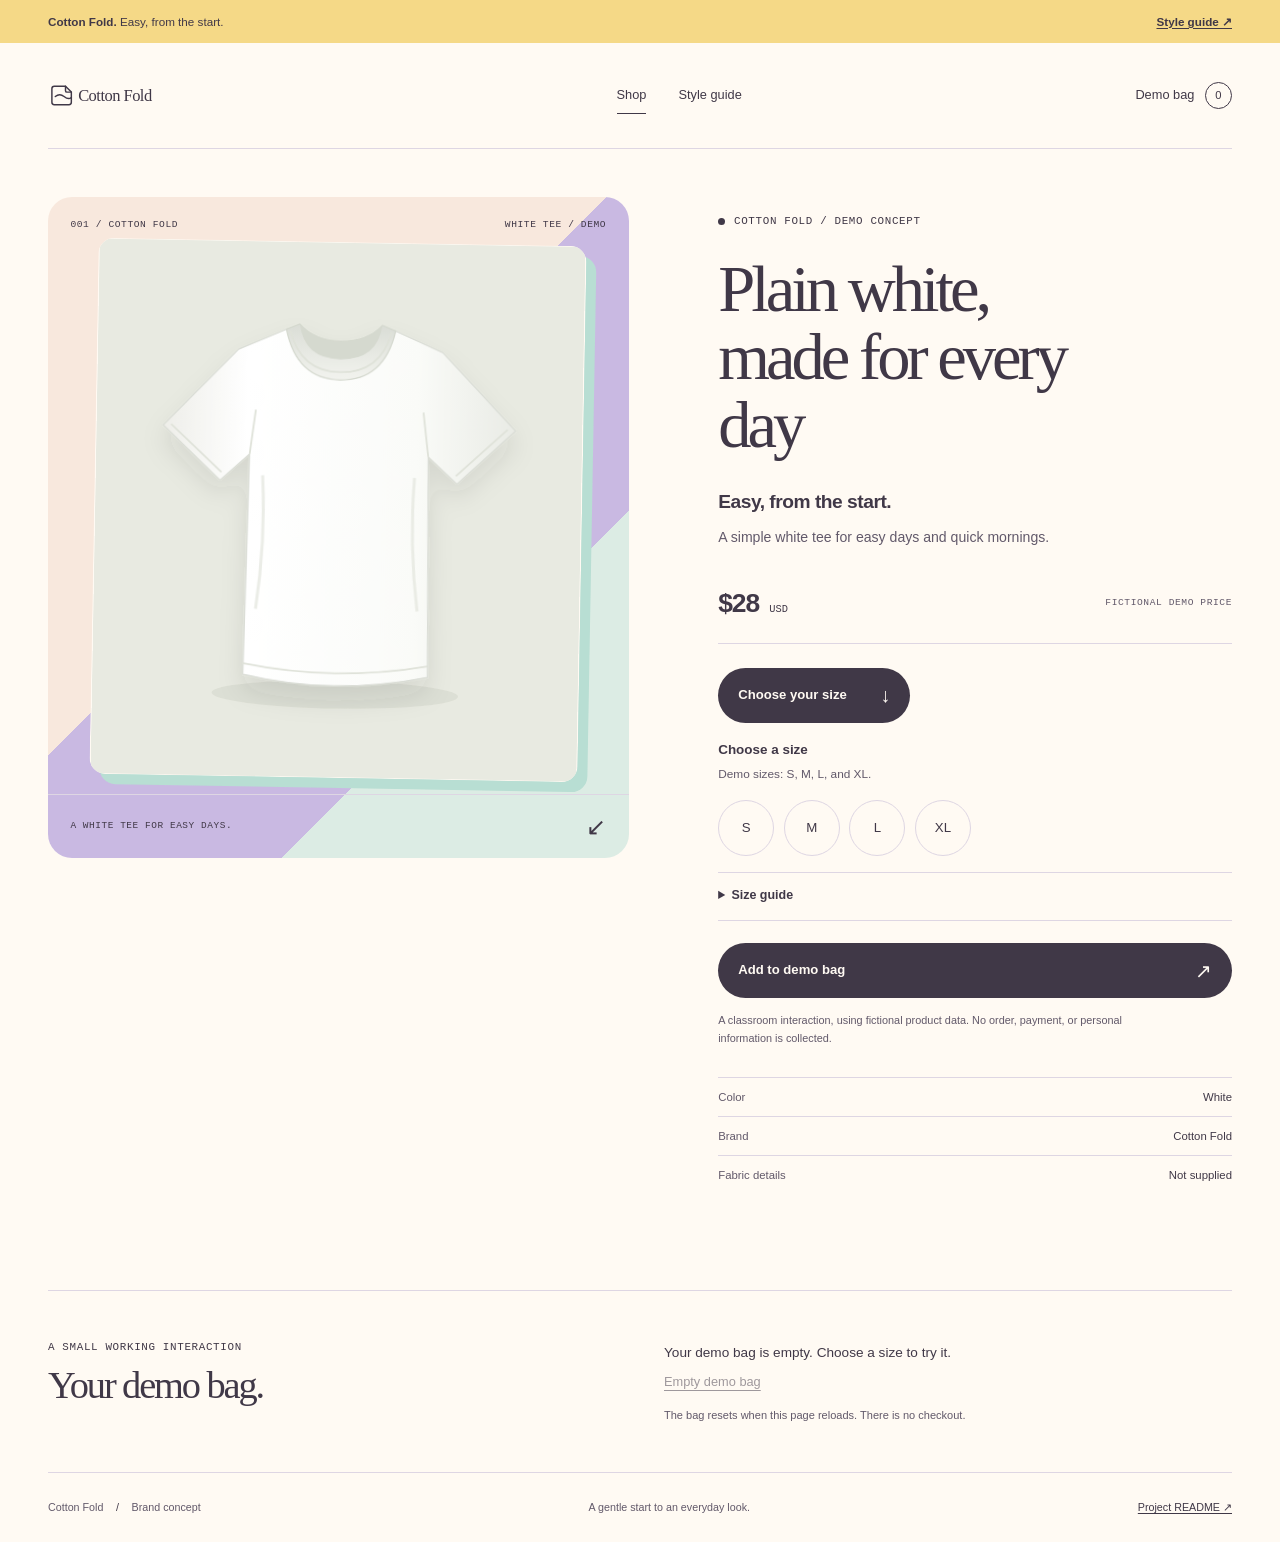
<file: public/index.html>
<!doctype html>
<html lang="en">
  <head>
    <meta charset="utf-8" />
    <meta name="viewport" content="width=device-width, initial-scale=1" />
    <meta
      name="description"
      content="Cotton Fold is an everyday white T-shirt brand concept, with a gentle and youthful point of view."
    />
    <title>Cotton Fold - Easy, from the start</title>
    <link rel="icon" href="data:," />
    <link rel="stylesheet" href="styles.css" />
    <script src="shop.js" defer></script>
  </head>
  <body>
    <a class="skip-link" href="#main">Skip to content</a>
    <aside class="starter-notice" aria-label="Brand note">
      <span><strong>Cotton Fold.</strong> Easy, from the start.</span>
      <a href="styleguide.html"
        >Style guide <span aria-hidden="true">↗</span></a
      >
    </aside>
    <header class="site-header wrap">
      <a
        class="brand-link"
        href="index.html"
        aria-label="Cotton Fold storefront home"
        ><img
          class="wordmark"
          src="assets/cotton-fold-logo.svg"
          alt="Cotton Fold"
          width="175"
          height="26"
      /></a>
      <nav class="main-nav" aria-label="Main navigation">
        <a class="nav-link" href="index.html" aria-current="page">Shop</a>
        <a class="nav-link" href="styleguide.html">Style guide</a>
      </nav>
      <a class="bag-link" href="#demo-bag" aria-label="View demo bag"
        >Demo bag <span id="bag-count" class="bag-count">0</span></a
      >
    </header>

    <main id="main">
      <section class="product-section wrap" aria-labelledby="product-title">
        <div class="product-visual">
          <div class="visual-label">
            <span>001 / Cotton Fold</span><span>White tee / demo</span>
          </div>
          <img
            class="shirt-image"
            src="assets/white-shirt.svg"
            alt="Plain white, unbranded short-sleeved T-shirt"
            width="800"
            height="880"
            fetchpriority="high"
          />
          <div class="image-caption">
            <span>A white tee for easy days.</span
            ><span aria-hidden="true">↙</span>
          </div>
        </div>
        <div class="product-information">
          <p class="eyebrow">
            <span class="status-dot" aria-hidden="true"></span> Cotton Fold /
            demo concept
          </p>
          <h1 id="product-title">Plain white,<br />made for every day</h1>
          <p class="product-intro">Easy, from the start.</p>
          <p class="muted product-description">
            A simple white tee for easy days and quick mornings.
          </p>
          <div class="price-row">
            <p class="price">$28 <span>USD</span></p>
            <span class="micro-label">Fictional demo price</span>
          </div>
          <a
            class="button button-secondary choose-size-button"
            href="#product-form"
          >
            Choose your size <span aria-hidden="true">&#8595;</span>
          </a>
          <form id="product-form" class="product-form" novalidate>
            <fieldset aria-describedby="size-help size-error">
              <legend>Choose a size</legend>
              <p id="size-help" class="field-help">
                Demo sizes: S, M, L, and XL.
              </p>
              <div class="size-options">
                <label class="size-option"
                  ><input type="radio" name="size" value="S" /><span
                    >S</span
                  ></label
                >
                <label class="size-option"
                  ><input type="radio" name="size" value="M" /><span
                    >M</span
                  ></label
                >
                <label class="size-option"
                  ><input type="radio" name="size" value="L" /><span
                    >L</span
                  ></label
                >
                <label class="size-option"
                  ><input type="radio" name="size" value="XL" /><span
                    >XL</span
                  ></label
                >
              </div>
              <p id="size-error" class="field-error" role="alert" hidden>
                Choose a size before adding the shirt to your demo bag.
              </p>
            </fieldset>
            <details class="size-guide">
              <summary>Size guide</summary>
              <div class="size-guide-content">
                <p>
                  Compare a T-shirt you already like with the garment
                  measurements when those are available.
                </p>
                <ol>
                  <li>Lay a similar T-shirt flat on a level surface.</li>
                  <li>
                    Measure across the chest from underarm seam to underarm
                    seam, then from the top of the shoulder to the bottom hem.
                  </li>
                  <li>
                    Compare those measurements with the product size chart.
                  </li>
                </ol>
                <p class="size-guide-note">
                  This demo has no garment measurements, so its S, M, L, and XL
                  choices cannot confirm fit or recommend a size.
                </p>
              </div>
            </details>
            <button class="button button-primary add-button" type="submit">
              Add to demo bag <span aria-hidden="true">↗</span>
            </button>
          </form>
          <p class="demo-disclaimer">
            A classroom interaction, using fictional product data. No order,
            payment, or personal information is collected.
          </p>
          <dl class="product-facts">
            <div>
              <dt>Color</dt>
              <dd>White</dd>
            </div>
            <div>
              <dt>Brand</dt>
              <dd>Cotton Fold</dd>
            </div>
            <div>
              <dt>Fabric details</dt>
              <dd>Not supplied</dd>
            </div>
          </dl>
        </div>
      </section>

      <section
        id="demo-bag"
        class="bag-section wrap"
        aria-labelledby="bag-title"
      >
        <div>
          <p class="eyebrow">A small working interaction</p>
          <h2 id="bag-title">Your demo bag.</h2>
        </div>
        <div class="bag-details">
          <p
            id="bag-status"
            class="bag-message"
            role="status"
            aria-live="polite"
            aria-atomic="true"
          >
            Your demo bag is empty. Choose a size to try it.
          </p>
          <ul id="bag-items" class="bag-items"></ul>
          <button id="clear-bag" class="text-button" type="button" disabled>
            Empty demo bag
          </button>
          <p class="field-help">
            The bag resets when this page reloads. There is no checkout.
          </p>
        </div>
      </section>
    </main>

    <footer class="site-footer wrap">
      <p>Cotton Fold <span class="footer-separator"> / </span> Brand concept</p>
      <p class="footer-tagline">A gentle start to an everyday look.</p>
      <a href="https://github.com/kaw393939/is117-brand-studio#readme"
        >Project README <span aria-hidden="true">↗</span></a
      >
    </footer>
  </body>
</html>
</file>
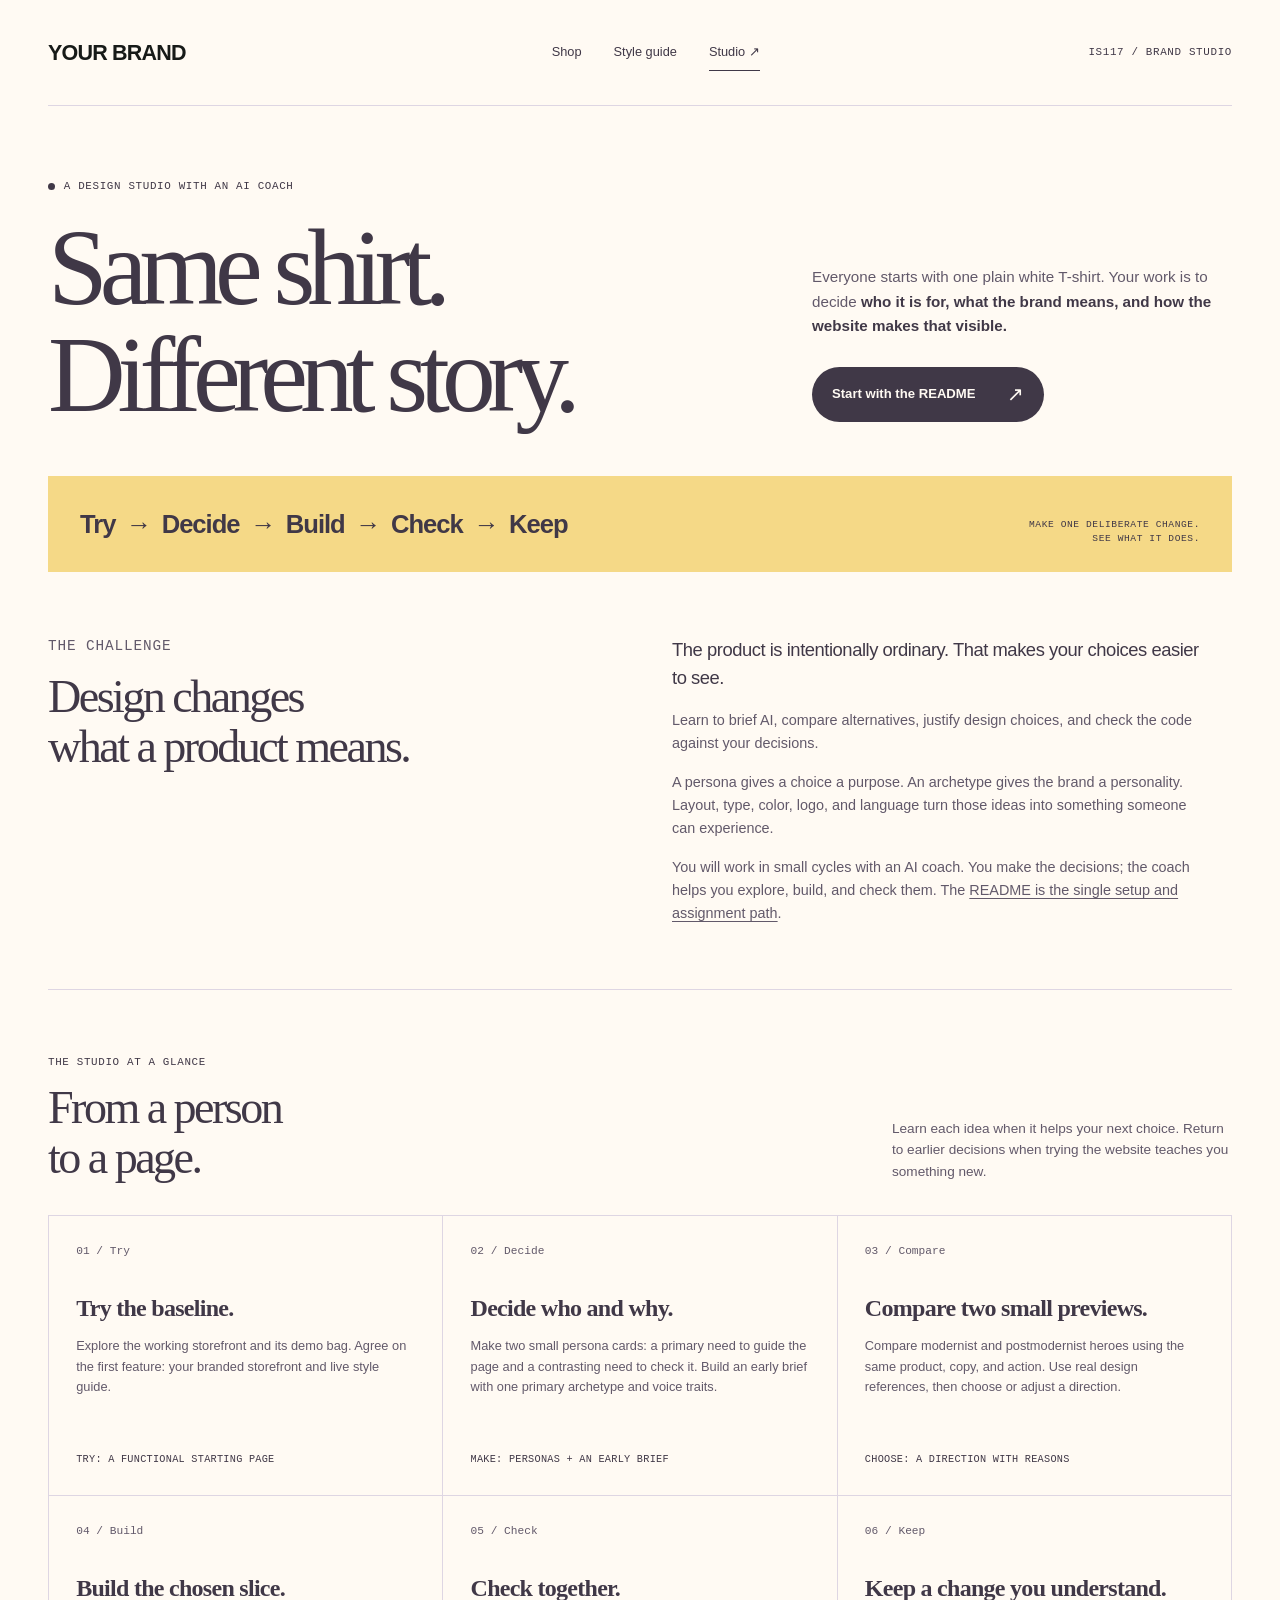
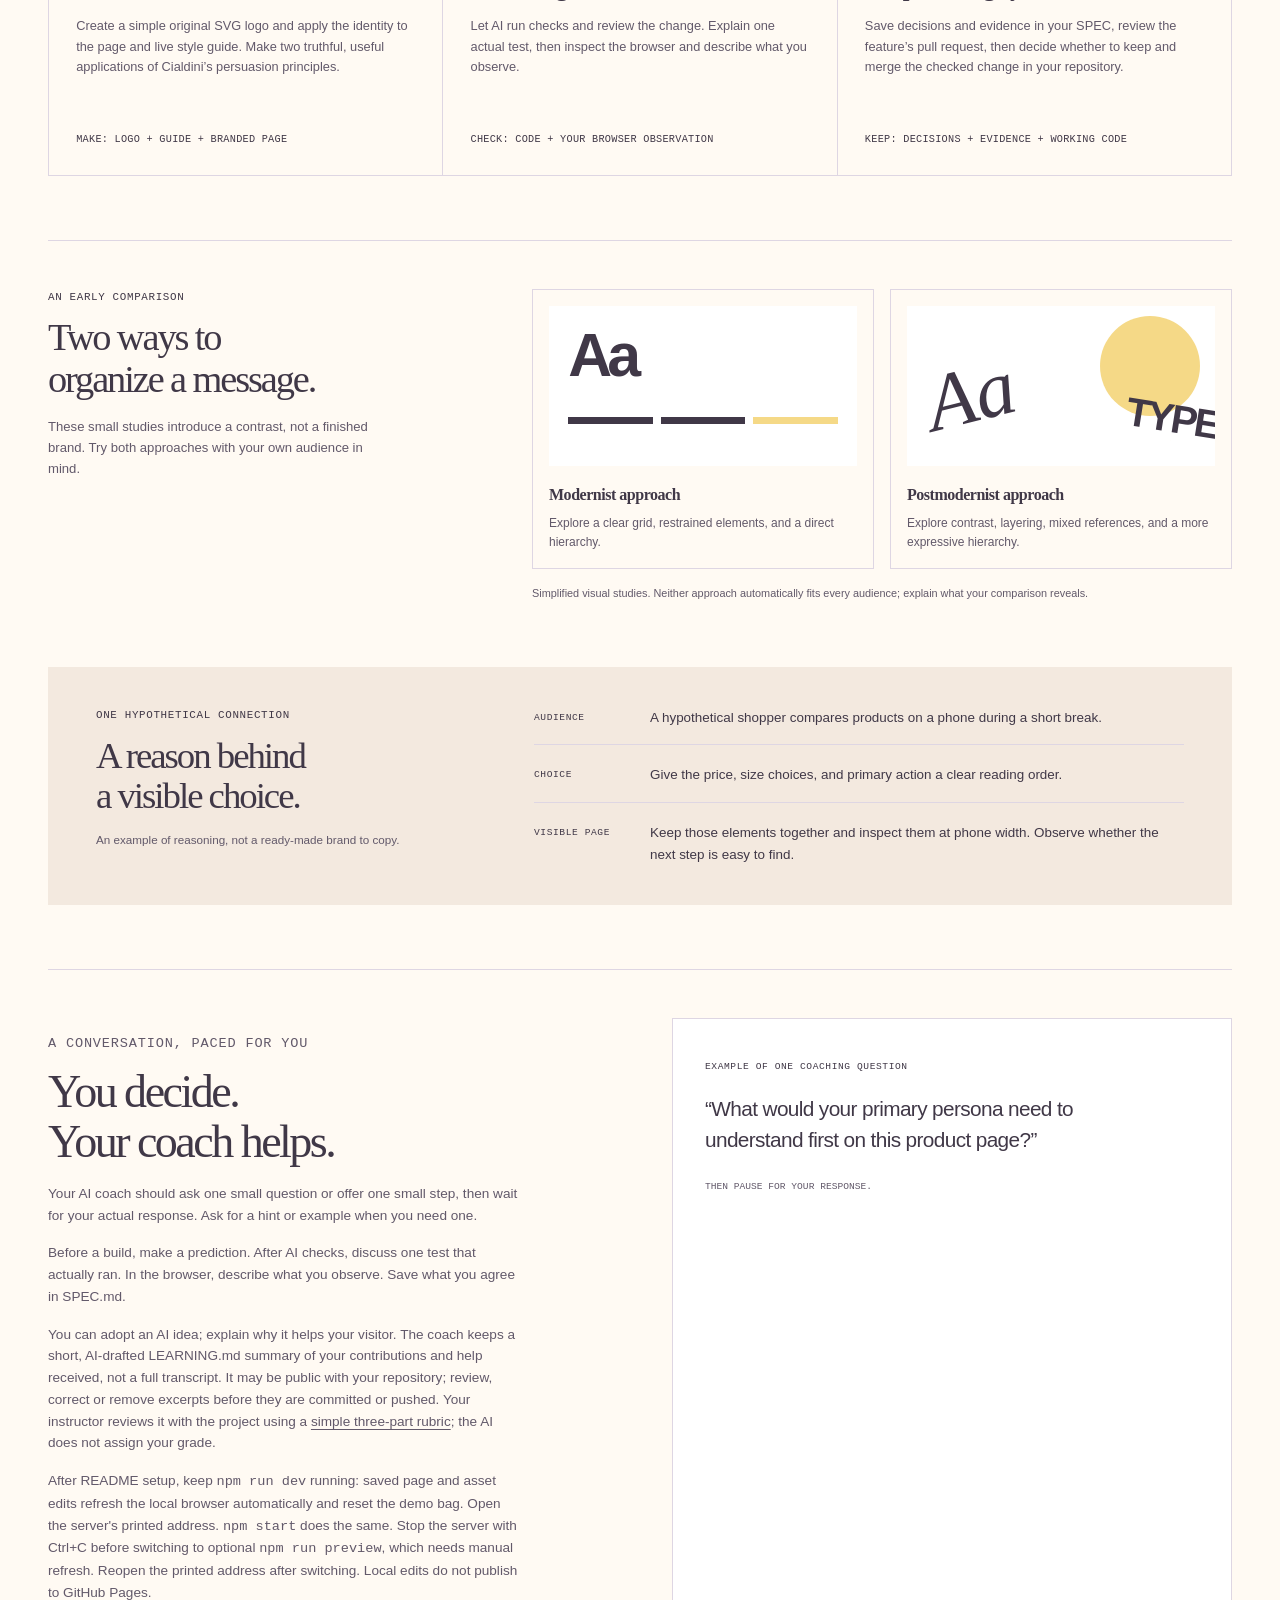
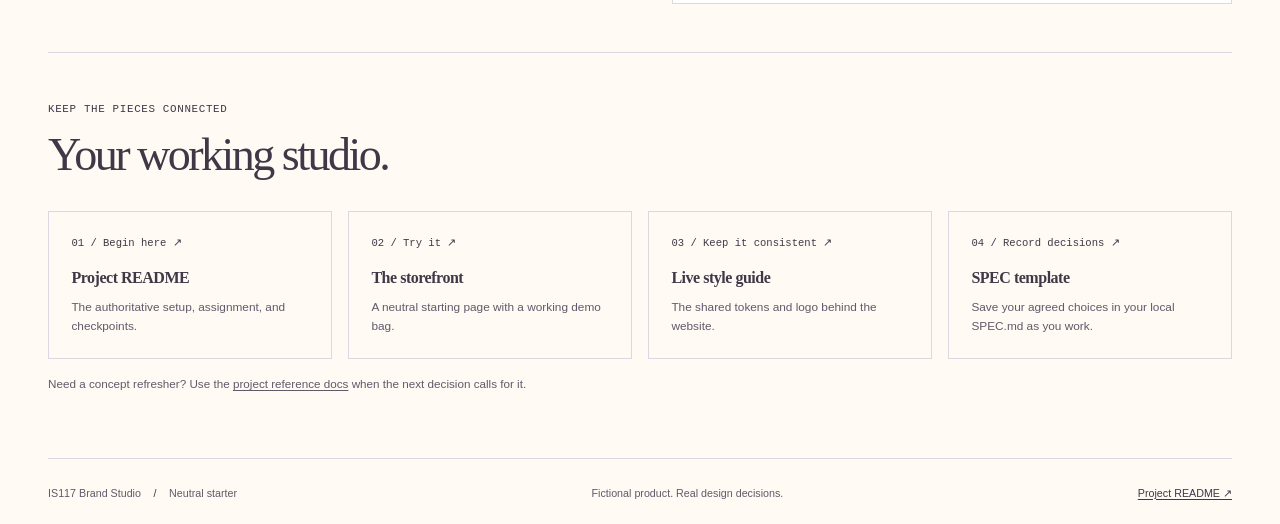
<file: public/studio.html>
<!doctype html>
<html lang="en">
  <head>
    <meta charset="utf-8" />
    <meta name="viewport" content="width=device-width, initial-scale=1" />
    <meta
      name="description"
      content="IS117 Brand Studio: turn one plain white T-shirt into a deliberate brand and website, with an AI coach and decisions you can explain."
    />
    <title>Same shirt. Different story. — IS117 Brand Studio</title>
    <link rel="icon" href="data:," />
    <link rel="stylesheet" href="styles.css" />
    <link rel="stylesheet" href="studio.css" />
  </head>
  <body>
    <a class="skip-link" href="#main">Skip to content</a>
    <header class="site-header wrap">
      <a
        class="brand-link"
        href="index.html"
        aria-label="Your Brand storefront home"
        ><img
          class="wordmark"
          src="assets/wordmark.svg"
          alt="Neutral starter wordmark"
          width="175"
          height="26"
      /></a>
      <nav class="main-nav" aria-label="Main navigation">
        <a class="nav-link" href="index.html">Shop</a
        ><a class="nav-link" href="styleguide.html">Style guide</a
        ><a class="nav-link" href="studio.html" aria-current="page"
          >Studio <span aria-hidden="true">↗</span></a
        >
      </nav>
      <span class="micro-label">IS117 / Brand Studio</span>
    </header>
    <main id="main">
      <section
        class="page-hero studio-hero wrap"
        aria-labelledby="studio-title"
      >
        <p class="eyebrow">
          <span class="status-dot" aria-hidden="true"></span> A design studio
          with an AI coach
        </p>
        <h1 id="studio-title">Same shirt.<br />Different story.</h1>
        <div class="hero-summary">
          <p>
            Everyone starts with one plain white T-shirt. Your work is to decide
            <strong
              >who it is for, what the brand means, and how the website makes
              that visible.</strong
            >
          </p>
          <a
            class="button button-primary"
            href="https://github.com/kaw393939/is117-brand-studio#readme"
            >Start with the README <span aria-hidden="true">↗</span></a
          >
        </div>
      </section>
      <div class="studio-ribbon wrap">
        <p class="cycle">
          Try <span aria-hidden="true">→</span> Decide
          <span aria-hidden="true">→</span> Build
          <span aria-hidden="true">→</span> Check
          <span aria-hidden="true">→</span> Keep
        </p>
        <p class="micro-label">
          Make one deliberate change.<br />See what it does.
        </p>
      </div>

      <section class="studio-intro wrap" aria-labelledby="why-title">
        <div>
          <p class="eyebrow">The challenge</p>
          <h2 id="why-title">Design changes<br />what a product means.</h2>
        </div>
        <div>
          <p class="lead">
            The product is intentionally ordinary. That makes your choices
            easier to see.
          </p>
          <p>
            Learn to brief AI, compare alternatives, justify design choices, and
            check the code against your decisions.
          </p>
          <p>
            A persona gives a choice a purpose. An archetype gives the brand a
            personality. Layout, type, color, logo, and language turn those
            ideas into something someone can experience.
          </p>
          <p>
            You will work in small cycles with an AI coach. You make the
            decisions; the coach helps you explore, build, and check them. The
            <a href="https://github.com/kaw393939/is117-brand-studio#readme"
              >README is the single setup and assignment path</a
            >.
          </p>
        </div>
      </section>

      <section class="path-section wrap" aria-labelledby="path-title">
        <div class="path-intro">
          <div>
            <p class="eyebrow">The studio at a glance</p>
            <h2 id="path-title">From a person<br />to a page.</h2>
          </div>
          <p>
            Learn each idea when it helps your next choice. Return to earlier
            decisions when trying the website teaches you something new.
          </p>
        </div>
        <ol class="studio-path">
          <li>
            <span class="stage-number">01 / Try</span>
            <h3>Try the baseline.</h3>
            <p>
              Explore the working storefront and its demo bag. Agree on the
              first feature: your branded storefront and live style guide.
            </p>
            <p class="stage-output">Try: a functional starting page</p>
          </li>
          <li>
            <span class="stage-number">02 / Decide</span>
            <h3>Decide who and why.</h3>
            <p>
              Make two small persona cards: a primary need to guide the page and
              a contrasting need to check it. Build an early brief with one
              primary archetype and voice traits.
            </p>
            <p class="stage-output">Make: personas + an early brief</p>
          </li>
          <li>
            <span class="stage-number">03 / Compare</span>
            <h3>Compare two small previews.</h3>
            <p>
              Compare modernist and postmodernist heroes using the same product,
              copy, and action. Use real design references, then choose or
              adjust a direction.
            </p>
            <p class="stage-output">Choose: a direction with reasons</p>
          </li>
          <li>
            <span class="stage-number">04 / Build</span>
            <h3>Build the chosen slice.</h3>
            <p>
              Create a simple original SVG logo and apply the identity to the
              page and live style guide. Make two truthful, useful applications
              of Cialdini’s persuasion principles.
            </p>
            <p class="stage-output">Make: logo + guide + branded page</p>
          </li>
          <li>
            <span class="stage-number">05 / Check</span>
            <h3>Check together.</h3>
            <p>
              Let AI run checks and review the change. Explain one actual test,
              then inspect the browser and describe what you observe.
            </p>
            <p class="stage-output">Check: code + your browser observation</p>
          </li>
          <li>
            <span class="stage-number">06 / Keep</span>
            <h3>Keep a change you understand.</h3>
            <p>
              Save decisions and evidence in your SPEC, review the feature’s
              pull request, then decide whether to keep and merge the checked
              change in your repository.
            </p>
            <p class="stage-output">
              Keep: decisions + evidence + working code
            </p>
          </li>
        </ol>
      </section>

      <section
        class="comparison-section wrap"
        aria-labelledby="comparison-title"
      >
        <div>
          <p class="eyebrow">An early comparison</p>
          <h2 id="comparison-title">Two ways to<br />organize a message.</h2>
          <p class="comparison-description">
            These small studies introduce a contrast, not a finished brand. Try
            both approaches with your own audience in mind.
          </p>
        </div>
        <div class="comparison-grid">
          <article class="direction-card">
            <div class="direction-sketch modern-sketch" aria-hidden="true">
              <i></i><i></i><i></i>
            </div>
            <h3>Modernist approach</h3>
            <p>
              Explore a clear grid, restrained elements, and a direct hierarchy.
            </p>
          </article>
          <article class="direction-card">
            <div class="direction-sketch postmodern-sketch" aria-hidden="true">
              <i></i>
            </div>
            <h3>Postmodernist approach</h3>
            <p>
              Explore contrast, layering, mixed references, and a more
              expressive hierarchy.
            </p>
          </article>
          <p class="comparison-caption">
            Simplified visual studies. Neither approach automatically fits every
            audience; explain what your comparison reveals.
          </p>
        </div>
      </section>

      <section class="example-section wrap" aria-labelledby="example-title">
        <div>
          <p class="eyebrow">One hypothetical connection</p>
          <h2 id="example-title">A reason behind<br />a visible choice.</h2>
          <p class="guide-note">
            An example of reasoning, not a ready-made brand to copy.
          </p>
        </div>
        <div class="example-chain">
          <div class="example-step">
            <span class="micro-label">Audience</span>
            <p>
              A hypothetical shopper compares products on a phone during a short
              break.
            </p>
          </div>
          <div class="example-step">
            <span class="micro-label">Choice</span>
            <p>
              Give the price, size choices, and primary action a clear reading
              order.
            </p>
          </div>
          <div class="example-step">
            <span class="micro-label">Visible page</span>
            <p>
              Keep those elements together and inspect them at phone width.
              Observe whether the next step is easy to find.
            </p>
          </div>
        </div>
      </section>

      <section class="coach-section wrap" aria-labelledby="coach-title">
        <div>
          <p class="eyebrow">A conversation, paced for you</p>
          <h2 id="coach-title">You decide.<br />Your coach helps.</h2>
          <p>
            Your AI coach should ask one small question or offer one small step,
            then wait for your actual response. Ask for a hint or example when
            you need one.
          </p>
          <p>
            Before a build, make a prediction. After AI checks, discuss one test
            that actually ran. In the browser, describe what you observe. Save
            what you agree in SPEC.md.
          </p>
          <p>
            You can adopt an AI idea; explain why it helps your visitor. The
            coach keeps a short, AI-drafted LEARNING.md summary of your
            contributions and help received, not a full transcript. It may be
            public with your repository; review, correct or remove excerpts
            before they are committed or pushed. Your instructor reviews it with
            the project using a
            <a
              href="https://github.com/kaw393939/is117-brand-studio/blob/main/docs/assessment.md"
              >simple three-part rubric</a
            >; the AI does not assign your grade.
          </p>
          <p>
            After README setup, keep <code>npm run dev</code> running: saved
            page and asset edits refresh the local browser automatically and
            reset the demo bag. Open the server's printed address.
            <code>npm start</code> does the same. Stop the server with Ctrl+C
            before switching to optional <code>npm run preview</code>, which
            needs manual refresh. Reopen the printed address after switching.
            Local edits do not publish to GitHub Pages.
          </p>
        </div>
        <blockquote class="coach-quote">
          <span class="micro-label">Example of one coaching question</span>
          <p>
            “What would your primary persona need to understand first on this
            product page?”
          </p>
          <footer>Then pause for your response.</footer>
        </blockquote>
      </section>

      <section class="resource-section wrap" aria-labelledby="resources-title">
        <p class="eyebrow">Keep the pieces connected</p>
        <h2 id="resources-title">Your working studio.</h2>
        <div class="resource-grid">
          <a
            class="resource-card"
            href="https://github.com/kaw393939/is117-brand-studio#readme"
            ><span>01 / Begin here ↗</span>
            <h3>Project README</h3>
            <p>The authoritative setup, assignment, and checkpoints.</p></a
          >
          <a class="resource-card" href="index.html"
            ><span>02 / Try it ↗</span>
            <h3>The storefront</h3>
            <p>A neutral starting page with a working demo bag.</p></a
          >
          <a class="resource-card" href="styleguide.html"
            ><span>03 / Keep it consistent ↗</span>
            <h3>Live style guide</h3>
            <p>The shared tokens and logo behind the website.</p></a
          >
          <a
            class="resource-card"
            href="https://github.com/kaw393939/is117-brand-studio/blob/main/SPEC.md"
            ><span>04 / Record decisions ↗</span>
            <h3>SPEC template</h3>
            <p>
              Save your agreed choices in your local SPEC.md as you work.
            </p></a
          >
        </div>
        <p class="guide-note">
          Need a concept refresher? Use the
          <a
            href="https://github.com/kaw393939/is117-brand-studio/tree/main/docs"
            >project reference docs</a
          >
          when the next decision calls for it.
        </p>
      </section>
    </main>
    <footer class="site-footer wrap">
      <p>
        IS117 Brand Studio <span class="footer-separator"> / </span> Neutral
        starter
      </p>
      <p class="footer-tagline">Fictional product. Real design decisions.</p>
      <a href="https://github.com/kaw393939/is117-brand-studio#readme"
        >Project README <span aria-hidden="true">↗</span></a
      >
    </footer>
  </body>
</html>
</file>
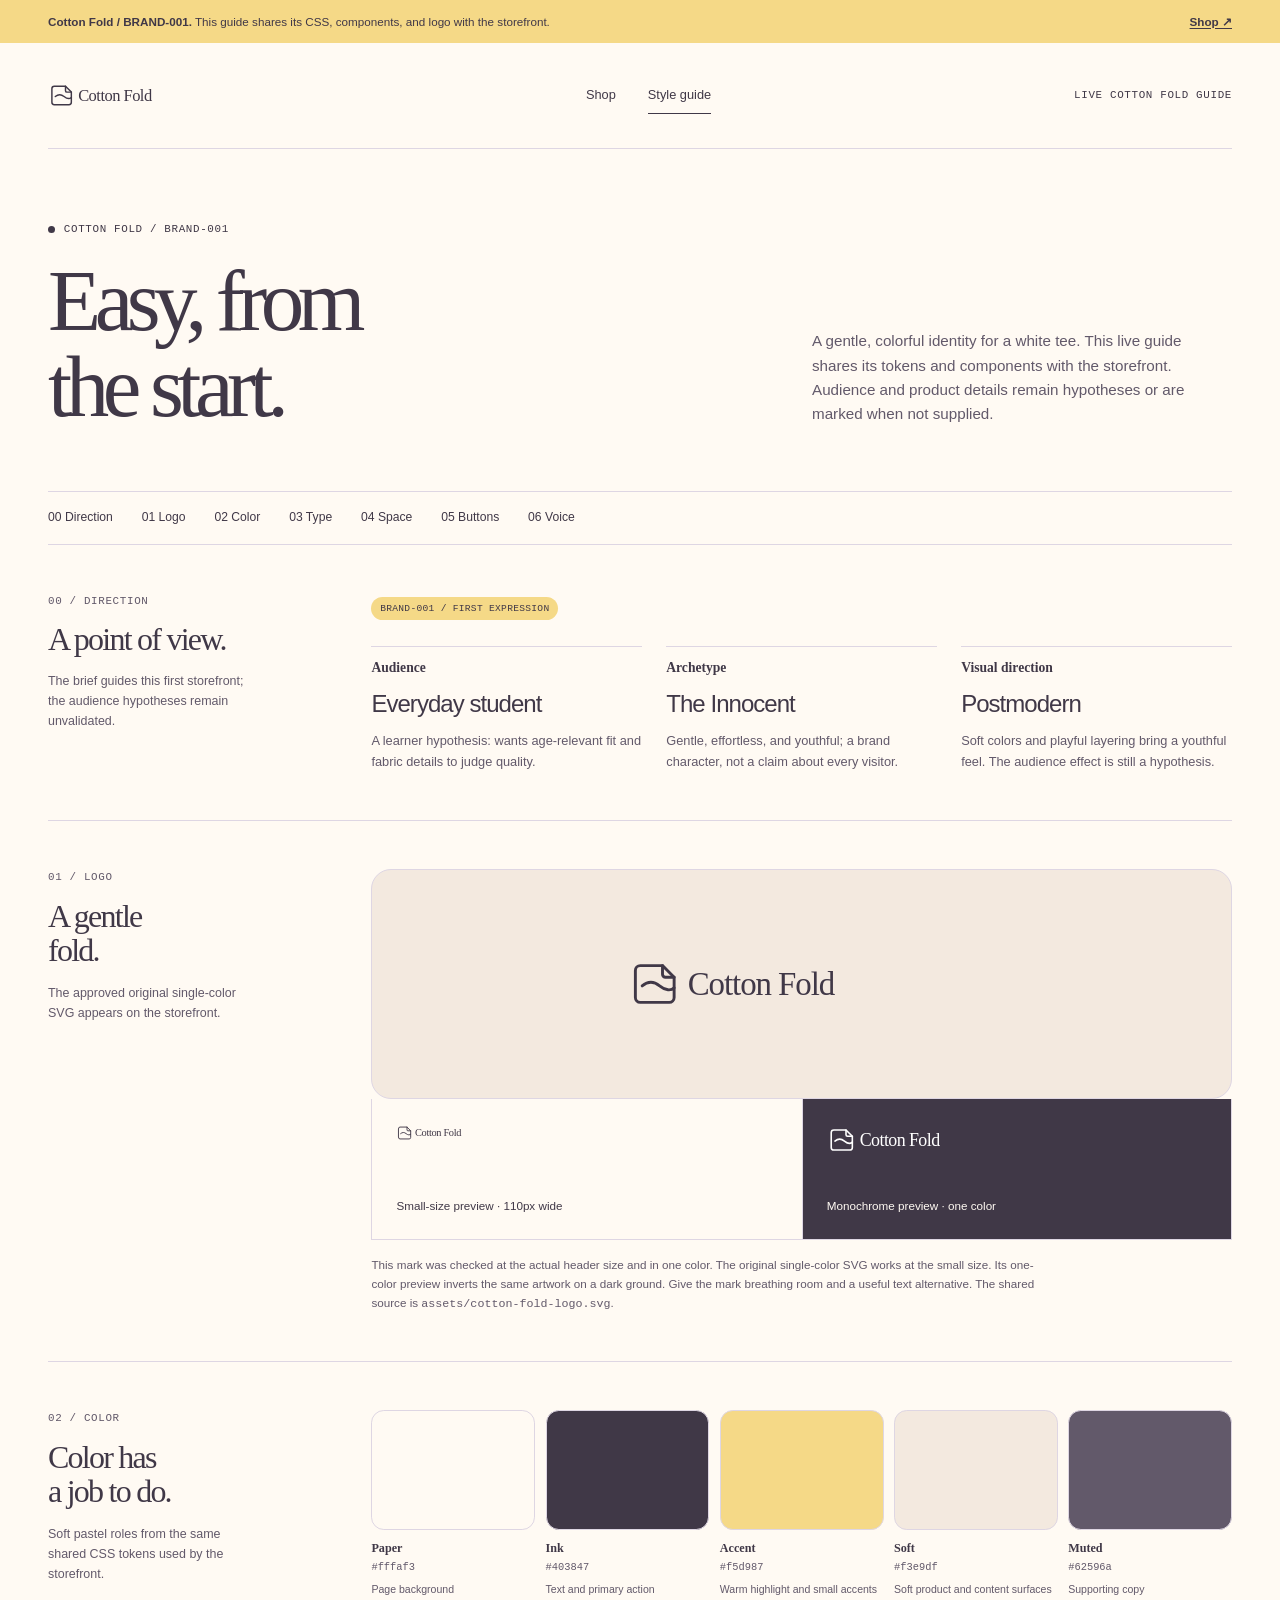
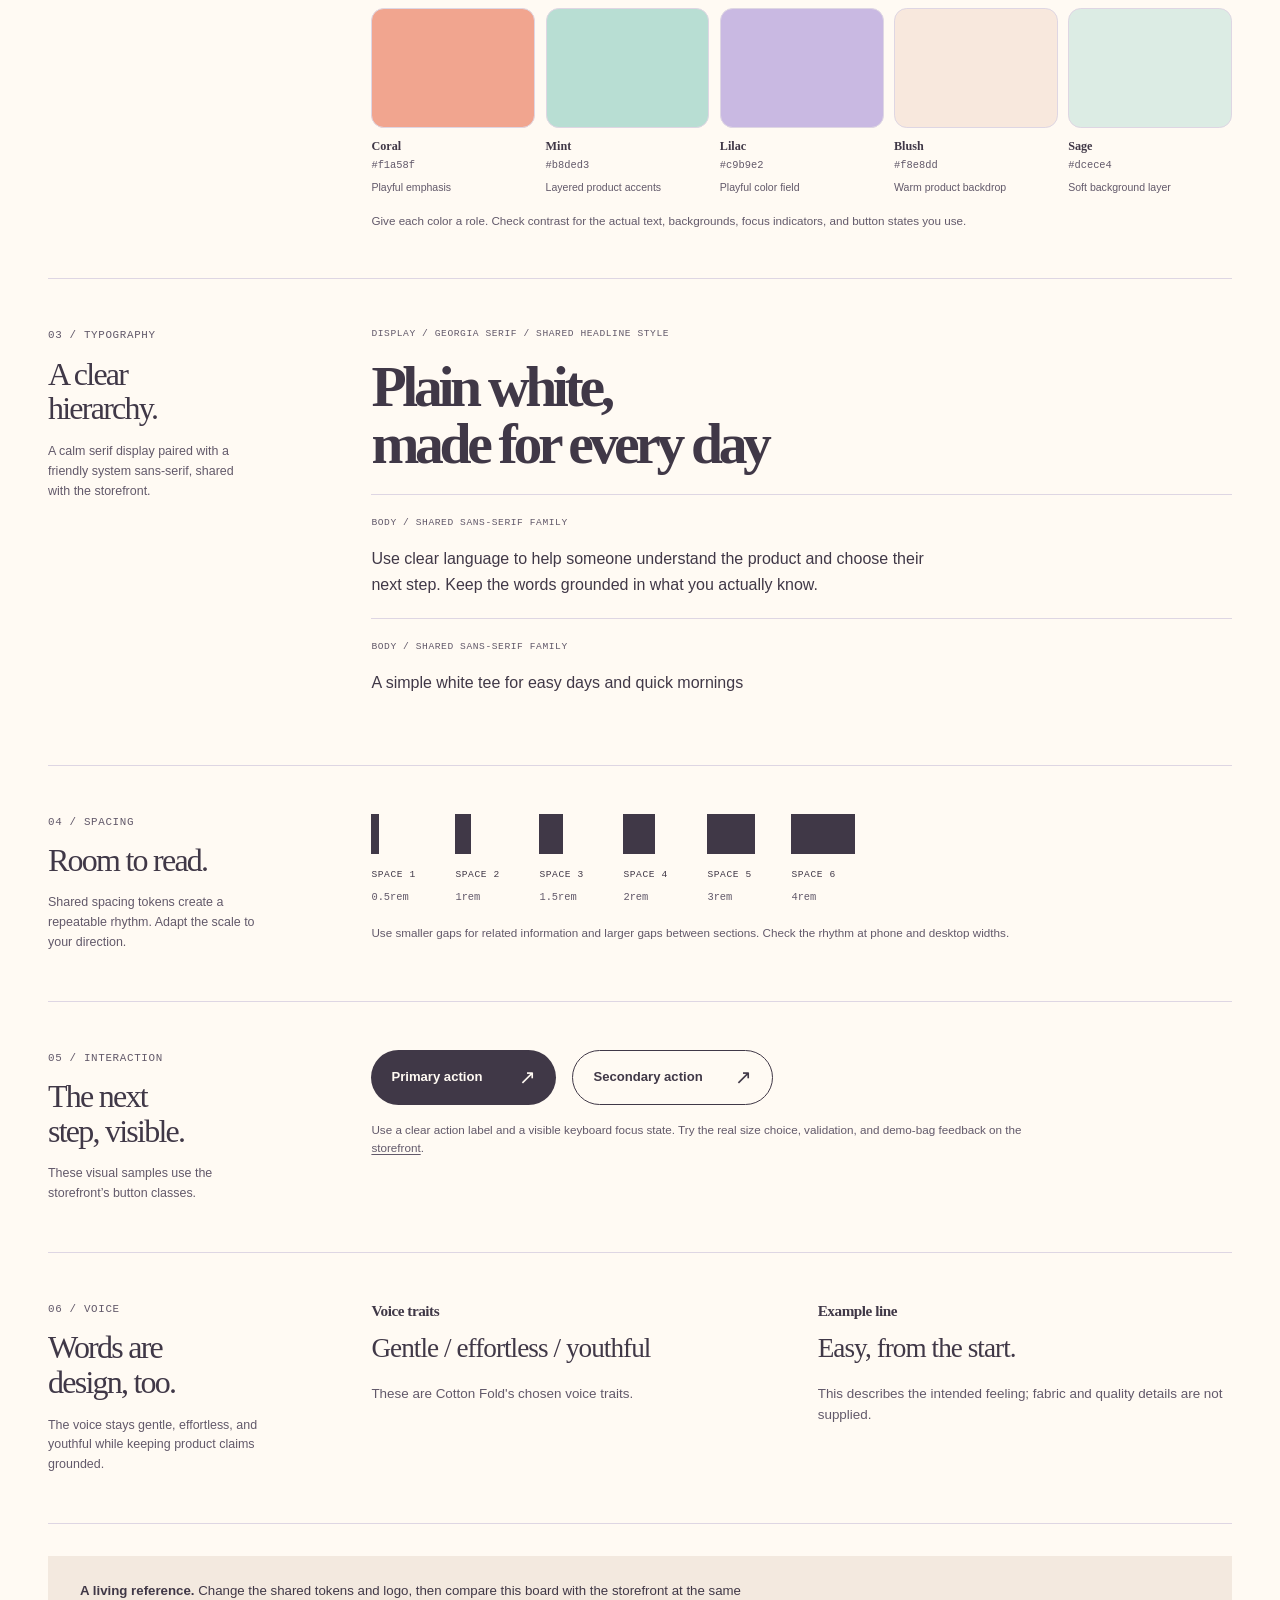
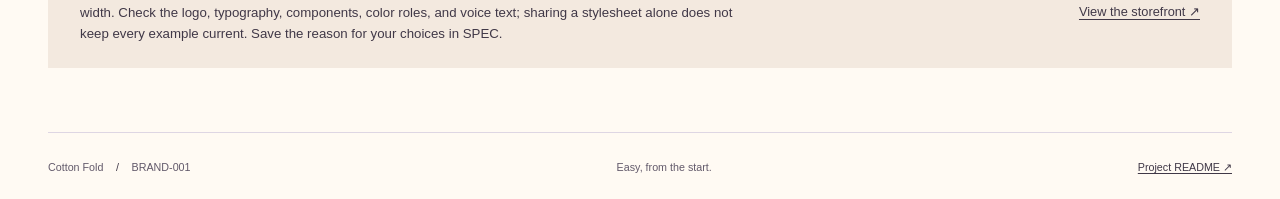
<file: public/styleguide.html>
<!doctype html>
<html lang="en">
  <head>
    <meta charset="utf-8" />
    <meta name="viewport" content="width=device-width, initial-scale=1" />
    <meta
      name="description"
      content="The live Cotton Fold style guide, sharing colors, type, components, and assets with its storefront."
    />
    <title>Cotton Fold - Live style guide</title>
    <link rel="icon" href="data:," />
    <link rel="stylesheet" href="styles.css" />
    <script src="styleguide.js" defer></script>
  </head>
  <body>
    <a class="skip-link" href="#main">Skip to content</a>
    <aside class="starter-notice" aria-label="Brand note">
      <span
        ><strong>Cotton Fold / BRAND-001.</strong> This guide shares its CSS,
        components, and logo with the storefront.</span
      ><a href="index.html">Shop <span aria-hidden="true">↗</span></a>
    </aside>
    <header class="site-header wrap">
      <a
        class="brand-link"
        href="index.html"
        aria-label="Cotton Fold storefront home"
        ><img
          class="wordmark"
          src="assets/cotton-fold-logo.svg"
          alt="Cotton Fold"
          width="175"
          height="26"
      /></a>
      <nav class="main-nav" aria-label="Main navigation">
        <a class="nav-link" href="index.html">Shop</a
        ><a class="nav-link" href="styleguide.html" aria-current="page"
          >Style guide</a
        >
      </nav>
      <span class="micro-label">Live Cotton Fold guide</span>
    </header>
    <main id="main">
      <section class="page-hero wrap" aria-labelledby="guide-title">
        <p class="eyebrow">
          <span class="status-dot" aria-hidden="true"></span> Cotton Fold /
          BRAND-001
        </p>
        <h1 id="guide-title">Easy, from<br />the start.</h1>
        <p class="hero-summary">
          A gentle, colorful identity for a white tee. This live guide shares
          its tokens and components with the storefront. Audience and product
          details remain hypotheses or are marked when not supplied.
        </p>
      </section>
      <nav class="page-subnav wrap" aria-label="Style guide sections">
        <a class="section-link" href="#direction">00 Direction</a
        ><a class="section-link" href="#logo">01 Logo</a
        ><a class="section-link" href="#palette">02 Color</a
        ><a class="section-link" href="#type">03 Type</a
        ><a class="section-link" href="#spacing">04 Space</a
        ><a class="section-link" href="#buttons">05 Buttons</a
        ><a class="section-link" href="#voice">06 Voice</a>
      </nav>

      <section
        id="direction"
        class="guide-section wrap"
        aria-labelledby="direction-title"
      >
        <div class="section-heading">
          <span class="section-number">00 / Direction</span>
          <h2 id="direction-title">A point of view.</h2>
          <p>
            The brief guides this first storefront; the audience hypotheses
            remain unvalidated.
          </p>
        </div>
        <div class="guide-content">
          <span class="draft-label">BRAND-001 / first expression</span>
          <div class="decision-grid">
            <div>
              <h3>Audience</h3>
              <p class="undecided">Everyday student</p>
              <p>
                A learner hypothesis: wants age-relevant fit and fabric details
                to judge quality.
              </p>
            </div>
            <div>
              <h3>Archetype</h3>
              <p class="undecided">The Innocent</p>
              <p>
                Gentle, effortless, and youthful; a brand character, not a claim
                about every visitor.
              </p>
            </div>
            <div>
              <h3>Visual direction</h3>
              <p class="undecided">Postmodern</p>
              <p>
                Soft colors and playful layering bring a youthful feel. The
                audience effect is still a hypothesis.
              </p>
            </div>
          </div>
        </div>
      </section>

      <section
        id="logo"
        class="guide-section wrap"
        aria-labelledby="logo-title"
      >
        <div class="section-heading">
          <span class="section-number">01 / Logo</span>
          <h2 id="logo-title">A gentle<br />fold.</h2>
          <p>
            The approved original single-color SVG appears on the storefront.
          </p>
        </div>
        <div class="guide-content">
          <div class="logo-board">
            <img
              src="assets/cotton-fold-logo.svg"
              alt="Cotton Fold"
              width="350"
              height="62"
            />
          </div>
          <div class="logo-variants">
            <div class="logo-variant">
              <img
                class="logo-small"
                src="assets/cotton-fold-logo.svg"
                alt="Cotton Fold logo at small size"
                width="110"
                height="20"
              />
              <p>Small-size preview · 110px wide</p>
            </div>
            <div class="logo-variant">
              <img
                class="logo-mono"
                src="assets/cotton-fold-logo.svg"
                alt="Cotton Fold logo in one color"
                width="190"
                height="34"
              />
              <p>Monochrome preview · one color</p>
            </div>
          </div>
          <p class="guide-note">
            This mark was checked at the actual header size and in one color.
            The original single-color SVG works at the small size. Its one-color
            preview inverts the same artwork on a dark ground. Give the mark
            breathing room and a useful text alternative. The shared source is
            <code>assets/cotton-fold-logo.svg</code>.
          </p>
        </div>
      </section>

      <section
        id="palette"
        class="guide-section wrap"
        aria-labelledby="palette-title"
      >
        <div class="section-heading">
          <span class="section-number">02 / Color</span>
          <h2 id="palette-title">Color has<br />a job to do.</h2>
          <p>
            Soft pastel roles from the same shared CSS tokens used by the
            storefront.
          </p>
        </div>
        <div class="guide-content">
          <div class="palette-grid">
            <article class="palette-card">
              <div
                class="color-swatch"
                style="--swatch-color: var(--color-paper)"
              ></div>
              <h3>Paper</h3>
              <code data-color-token="--color-paper">CSS token</code>
              <p>Page background</p>
            </article>
            <article class="palette-card">
              <div
                class="color-swatch"
                style="--swatch-color: var(--color-ink)"
              ></div>
              <h3>Ink</h3>
              <code data-color-token="--color-ink">CSS token</code>
              <p>Text and primary action</p>
            </article>
            <article class="palette-card">
              <div
                class="color-swatch"
                style="--swatch-color: var(--color-accent)"
              ></div>
              <h3>Accent</h3>
              <code data-color-token="--color-accent">CSS token</code>
              <p>Warm highlight and small accents</p>
            </article>
            <article class="palette-card">
              <div
                class="color-swatch"
                style="--swatch-color: var(--color-soft)"
              ></div>
              <h3>Soft</h3>
              <code data-color-token="--color-soft">CSS token</code>
              <p>Soft product and content surfaces</p>
            </article>
            <article class="palette-card">
              <div
                class="color-swatch"
                style="--swatch-color: var(--color-muted)"
              ></div>
              <h3>Muted</h3>
              <code data-color-token="--color-muted">CSS token</code>
              <p>Supporting copy</p>
            </article>
            <article class="palette-card">
              <div
                class="color-swatch"
                style="--swatch-color: var(--color-coral)"
              ></div>
              <h3>Coral</h3>
              <code data-color-token="--color-coral">CSS token</code>
              <p>Playful emphasis</p>
            </article>
            <article class="palette-card">
              <div
                class="color-swatch"
                style="--swatch-color: var(--color-mint)"
              ></div>
              <h3>Mint</h3>
              <code data-color-token="--color-mint">CSS token</code>
              <p>Layered product accents</p>
            </article>
            <article class="palette-card">
              <div
                class="color-swatch"
                style="--swatch-color: var(--color-lilac)"
              ></div>
              <h3>Lilac</h3>
              <code data-color-token="--color-lilac">CSS token</code>
              <p>Playful color field</p>
            </article>
            <article class="palette-card">
              <div
                class="color-swatch"
                style="--swatch-color: var(--color-blush)"
              ></div>
              <h3>Blush</h3>
              <code data-color-token="--color-blush">CSS token</code>
              <p>Warm product backdrop</p>
            </article>
            <article class="palette-card">
              <div
                class="color-swatch"
                style="--swatch-color: var(--color-sage)"
              ></div>
              <h3>Sage</h3>
              <code data-color-token="--color-sage">CSS token</code>
              <p>Soft background layer</p>
            </article>
          </div>
          <p class="guide-note">
            Give each color a role. Check contrast for the actual text,
            backgrounds, focus indicators, and button states you use.
          </p>
        </div>
      </section>

      <section
        id="type"
        class="guide-section wrap"
        aria-labelledby="type-title"
      >
        <div class="section-heading">
          <span class="section-number">03 / Typography</span>
          <h2 id="type-title">A clear<br />hierarchy.</h2>
          <p>
            A calm serif display paired with a friendly system sans-serif,
            shared with the storefront.
          </p>
        </div>
        <div class="guide-content">
          <div class="type-specimen">
            <span class="type-label"
              >Display / Georgia serif / shared headline style</span
            >
            <p class="type-display">Plain white,<br />made for every day</p>
          </div>
          <div class="type-specimen">
            <span class="type-label">Body / shared sans-serif family</span>
            <p class="type-body">
              Use clear language to help someone understand the product and
              choose their next step. Keep the words grounded in what you
              actually know.
            </p>
          </div>
          <div class="type-specimen">
            <span class="type-label">Body / shared sans-serif family</span>
            <p class="type-body">
              A simple white tee for easy days and quick mornings
            </p>
          </div>
        </div>
      </section>

      <section
        id="spacing"
        class="guide-section wrap"
        aria-labelledby="spacing-title"
      >
        <div class="section-heading">
          <span class="section-number">04 / Spacing</span>
          <h2 id="spacing-title">Room to read.</h2>
          <p>
            Shared spacing tokens create a repeatable rhythm. Adapt the scale to
            your direction.
          </p>
        </div>
        <div class="guide-content">
          <div class="spacing-grid">
            <div class="spacing-token">
              <div
                class="spacing-bar"
                style="--token-size: var(--space-1)"
              ></div>
              <span class="token-name">Space 1</span
              ><code data-space-token="--space-1">CSS token</code>
            </div>
            <div class="spacing-token">
              <div
                class="spacing-bar"
                style="--token-size: var(--space-2)"
              ></div>
              <span class="token-name">Space 2</span
              ><code data-space-token="--space-2">CSS token</code>
            </div>
            <div class="spacing-token">
              <div
                class="spacing-bar"
                style="--token-size: var(--space-3)"
              ></div>
              <span class="token-name">Space 3</span
              ><code data-space-token="--space-3">CSS token</code>
            </div>
            <div class="spacing-token">
              <div
                class="spacing-bar"
                style="--token-size: var(--space-4)"
              ></div>
              <span class="token-name">Space 4</span
              ><code data-space-token="--space-4">CSS token</code>
            </div>
            <div class="spacing-token">
              <div
                class="spacing-bar"
                style="--token-size: var(--space-5)"
              ></div>
              <span class="token-name">Space 5</span
              ><code data-space-token="--space-5">CSS token</code>
            </div>
            <div class="spacing-token">
              <div
                class="spacing-bar"
                style="--token-size: var(--space-6)"
              ></div>
              <span class="token-name">Space 6</span
              ><code data-space-token="--space-6">CSS token</code>
            </div>
          </div>
          <p class="guide-note">
            Use smaller gaps for related information and larger gaps between
            sections. Check the rhythm at phone and desktop widths.
          </p>
        </div>
      </section>

      <section
        id="buttons"
        class="guide-section wrap"
        aria-labelledby="buttons-title"
      >
        <div class="section-heading">
          <span class="section-number">05 / Interaction</span>
          <h2 id="buttons-title">The next<br />step, visible.</h2>
          <p>These visual samples use the storefront’s button classes.</p>
        </div>
        <div class="guide-content">
          <div class="button-samples">
            <span class="button button-primary"
              >Primary action <span aria-hidden="true">↗</span></span
            ><span class="button button-secondary"
              >Secondary action <span aria-hidden="true">↗</span></span
            >
          </div>
          <p class="guide-note">
            Use a clear action label and a visible keyboard focus state. Try the
            real size choice, validation, and demo-bag feedback on the
            <a href="index.html">storefront</a>.
          </p>
        </div>
      </section>

      <section
        id="voice"
        class="guide-section wrap"
        aria-labelledby="voice-title"
      >
        <div class="section-heading">
          <span class="section-number">06 / Voice</span>
          <h2 id="voice-title">Words are<br />design, too.</h2>
          <p>
            The voice stays gentle, effortless, and youthful while keeping
            product claims grounded.
          </p>
        </div>
        <div class="guide-content">
          <div class="voice-grid">
            <div>
              <h3>Voice traits</h3>
              <p class="voice-example">Gentle / effortless / youthful</p>
              <p>These are Cotton Fold's chosen voice traits.</p>
            </div>
            <div>
              <h3>Example line</h3>
              <p class="voice-example">Easy, from the start.</p>
              <p>
                This describes the intended feeling; fabric and quality details
                are not supplied.
              </p>
            </div>
          </div>
        </div>
      </section>

      <div class="guide-footer-note wrap">
        <p>
          <strong>A living reference.</strong> Change the shared tokens and
          logo, then compare this board with the storefront at the same width.
          Check the logo, typography, components, color roles, and voice text;
          sharing a stylesheet alone does not keep every example current. Save
          the reason for your choices in SPEC.
        </p>
        <a href="index.html"
          >View the storefront <span aria-hidden="true">↗</span></a
        >
      </div>
    </main>
    <footer class="site-footer wrap">
      <p>Cotton Fold <span class="footer-separator"> / </span> BRAND-001</p>
      <p class="footer-tagline">Easy, from the start.</p>
      <a href="https://github.com/kaw393939/is117-brand-studio#readme"
        >Project README <span aria-hidden="true">↗</span></a
      >
    </footer>
  </body>
</html>
</file>
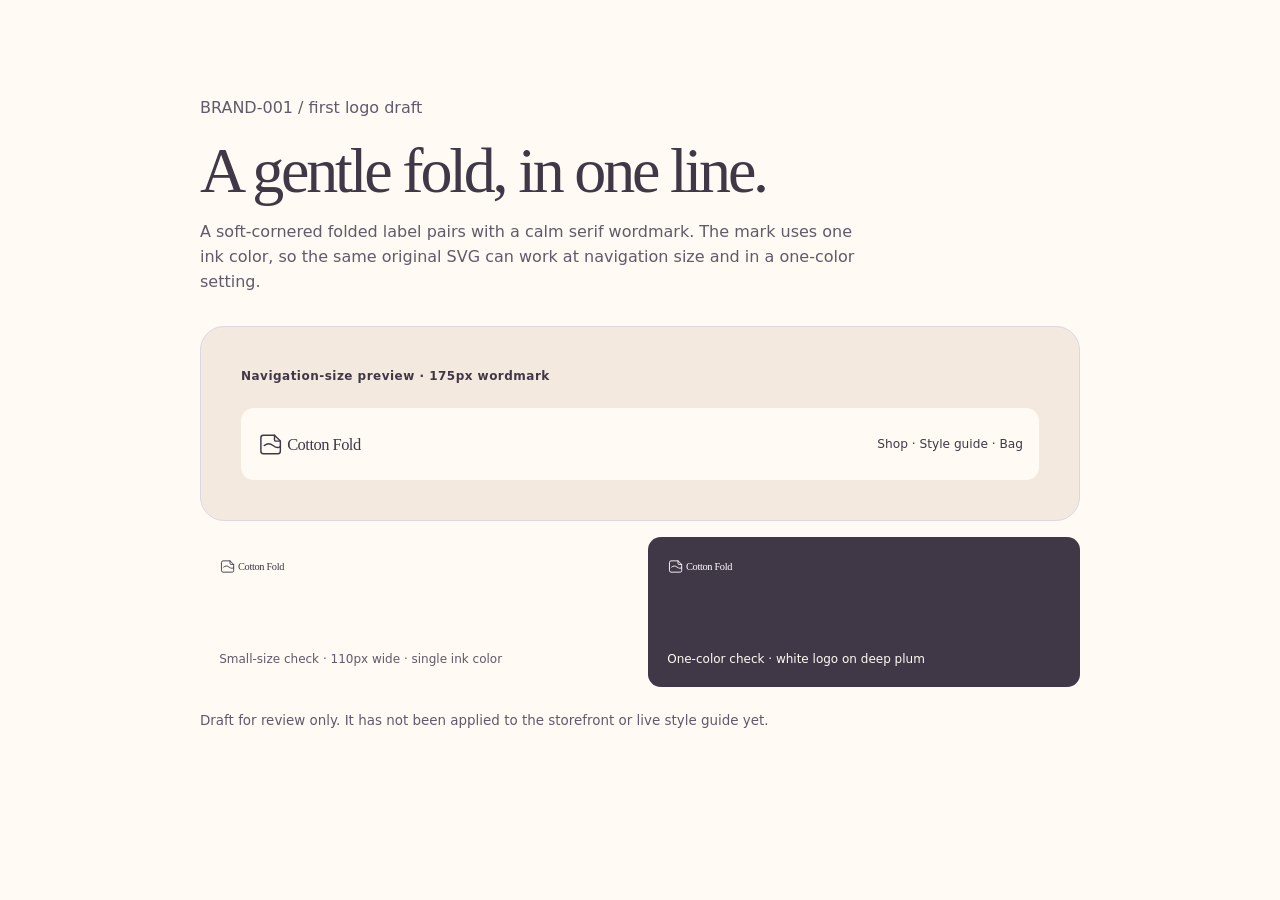
<file: public/explorations/cotton-fold-logo.html>
<!doctype html>
<html lang="en">
  <head>
    <meta charset="utf-8" />
    <meta name="viewport" content="width=device-width, initial-scale=1" />
    <meta name="description" content="Cotton Fold wordmark draft for review." />
    <title>Cotton Fold / Logo draft</title>
    <style>
      * {
        box-sizing: border-box;
      }
      body {
        margin: 0;
        background: #fffaf3;
        color: #403847;
        font:
          16px/1.55 system-ui,
          sans-serif;
      }
      main {
        width: min(100% - 2rem, 880px);
        margin: 0 auto;
        padding-block: clamp(2rem, 7vw, 5rem);
      }
      h1 {
        margin: 0;
        font:
          400 clamp(2.5rem, 7vw, 4rem)/1.05 Georgia,
          "Times New Roman",
          serif;
        letter-spacing: -0.05em;
      }
      .intro {
        max-width: 42rem;
        color: #62596a;
      }
      .sample {
        margin-top: 2rem;
        padding: clamp(1.2rem, 4vw, 2.5rem);
        border: 1px solid #ded6e3;
        border-radius: 1.5rem;
        background: #f3e9df;
      }
      .sample h2 {
        margin: 0 0 1.4rem;
        font-size: 0.75rem;
        font-weight: 650;
        letter-spacing: 0.04em;
      }
      .nav {
        display: flex;
        align-items: center;
        justify-content: space-between;
        gap: 1rem;
        min-height: 4.5rem;
        padding: 0.7rem 1rem;
        border-radius: 0.8rem;
        background: #fffaf3;
      }
      .nav img {
        width: 175px;
        height: auto;
      }
      .nav span {
        font-size: 0.76rem;
      }
      .variants {
        display: grid;
        grid-template-columns: 1fr 1fr;
        gap: 1rem;
        margin-top: 1rem;
      }
      .variant {
        display: grid;
        min-height: 150px;
        align-content: space-between;
        gap: 1.2rem;
        padding: 1.2rem;
        border-radius: 0.8rem;
        background: #fffaf3;
      }
      .variant img {
        width: 110px;
      }
      .variant p {
        margin: 0;
        color: #62596a;
        font-size: 0.75rem;
      }
      .mono {
        background: #403847;
      }
      .mono img {
        filter: brightness(0) invert(1);
      }
      .mono p {
        color: #fffaf3;
      }
      .note {
        max-width: 44rem;
        margin-top: 1.5rem;
        color: #62596a;
        font-size: 0.84rem;
      }
      @media (max-width: 520px) {
        .variants {
          grid-template-columns: 1fr;
        }
        .nav {
          align-items: flex-start;
          flex-direction: column;
        }
      }
    </style>
  </head>
  <body>
    <main>
      <p class="intro">BRAND-001 / first logo draft</p>
      <h1>A gentle fold, in one line.</h1>
      <p class="intro">
        A soft-cornered folded label pairs with a calm serif wordmark. The mark
        uses one ink color, so the same original SVG can work at navigation size
        and in a one-color setting.
      </p>
      <section class="sample" aria-labelledby="nav-title">
        <h2 id="nav-title">Navigation-size preview · 175px wordmark</h2>
        <div class="nav">
          <img src="../assets/cotton-fold-logo.svg" alt="Cotton Fold" /><span
            >Shop · Style guide · Bag</span
          >
        </div>
      </section>
      <section class="variants" aria-label="Logo size and color examples">
        <section class="variant">
          <img
            src="../assets/cotton-fold-logo.svg"
            alt="Cotton Fold logo at small size"
          />
          <p>Small-size check · 110px wide · single ink color</p>
        </section>
        <section class="variant mono">
          <img
            src="../assets/cotton-fold-logo.svg"
            alt="Cotton Fold logo shown in one color"
          />
          <p>One-color check · white logo on deep plum</p>
        </section>
      </section>
      <p class="note">
        Draft for review only. It has not been applied to the storefront or live
        style guide yet.
      </p>
    </main>
  </body>
</html>
</file>
<file: public/styles.css>
/* Shared brand tokens. Change these after you agree on your brand direction.
   Both the storefront and the live style guide use this file. */
:root {
  --color-paper: #fffaf3;
  --color-ink: #403847;
  --color-muted: #62596a;
  --color-line: #ded6e3;
  --color-accent: #f5d987;
  --color-soft: #f3e9df;
  --color-white: #fff;
  --color-danger: #922f3b;
  --color-coral: #f1a58f;
  --color-mint: #b8ded3;
  --color-lilac: #c9b9e2;
  --color-blush: #f8e8dd;
  --color-sage: #dcece4;
  --font-body: "Trebuchet MS", arial, sans-serif;
  --font-display: georgia, "Times New Roman", serif;
  --font-mono: ui-monospace, sfmono-regular, consolas, monospace;
  --space-1: 0.5rem;
  --space-2: 1rem;
  --space-3: 1.5rem;
  --space-4: 2rem;
  --space-5: 3rem;
  --space-6: 4rem;
  --page-width: 1440px;
}

* {
  box-sizing: border-box;
}

html {
  scroll-behavior: smooth;
  scroll-padding-top: 1.5rem;
}

body {
  margin: 0;
  background: var(--color-paper);
  color: var(--color-ink);
  font-family: var(--font-body);
  line-height: 1.6;
  -webkit-font-smoothing: antialiased;
}

img,
svg {
  display: block;
  max-width: 100%;
}

button,
a,
input {
  -webkit-tap-highlight-color: transparent;
}

a {
  color: inherit;
  text-underline-offset: 0.2em;
  text-decoration-thickness: 1px;
}

a:hover {
  text-decoration-thickness: 2px;
}

button,
input {
  font: inherit;
}

button {
  cursor: pointer;
}

button:disabled {
  cursor: default;
}

:focus-visible {
  outline: 3px solid var(--color-ink);
  outline-offset: 5px;
}

[hidden] {
  display: none !important;
}

::selection {
  background: var(--color-accent);
  color: var(--color-ink);
}

h1,
h2,
h3,
p {
  margin: 0;
}

h1,
h2,
h3 {
  font-family: var(--font-display);
  font-weight: 550;
}

h1 {
  font-size: clamp(3.4rem, 6.25vw, 6.6rem);
  font-weight: 400;
  line-height: 0.99;
  letter-spacing: -0.075em;
}

h2 {
  font-size: clamp(2rem, 3.6vw, 3.75rem);
  font-weight: 400;
  line-height: 1.08;
  letter-spacing: -0.055em;
}

h3 {
  font-size: 1.3rem;
  line-height: 1.3;
  letter-spacing: -0.03em;
}

p + p {
  margin-top: var(--space-2);
}

.wrap {
  width: min(calc(100% - 6rem), var(--page-width));
  margin-inline: auto;
}

.muted {
  color: var(--color-muted);
}

.eyebrow,
.micro-label,
.visual-label,
.image-caption,
.section-number,
.type-label,
.token-name {
  font-family: var(--font-mono);
  font-size: 0.68rem;
  font-weight: 500;
  line-height: 1.5;
  letter-spacing: 0.06em;
  text-transform: uppercase;
}

.eyebrow {
  display: flex;
  align-items: center;
  gap: 0.55rem;
}

.status-dot {
  width: 7px;
  height: 7px;
  display: inline-block;
  background: var(--color-ink);
  border-radius: 50%;
}

.skip-link {
  position: fixed;
  top: 8px;
  left: 8px;
  z-index: 10;
  transform: translateY(-180%);
  padding: 0.75rem 1rem;
  background: var(--color-ink);
  color: var(--color-white);
}

.skip-link:focus {
  transform: translateY(0);
}

.starter-notice {
  display: flex;
  color: var(--color-ink);
  justify-content: space-between;
  align-items: center;
  gap: 1.5rem;
  padding: 0.8rem 3rem;
  background: var(--color-accent);
  font-size: 0.73rem;
  line-height: 1.5;
}

.starter-notice a {
  flex-shrink: 0;
  font-weight: 650;
}

.site-header {
  min-height: 106px;
  display: flex;
  align-items: center;
  gap: 3rem;
  border-bottom: 1px solid var(--color-line);
}

.brand-link {
  display: inline-block;
  flex-shrink: 0;
}

.wordmark {
  width: 175px;
  height: auto;
}

.main-nav {
  display: flex;
  justify-content: center;
  align-items: center;
  gap: 2rem;
  margin-inline: auto;
}

.nav-link,
.bag-link {
  text-decoration: none;
  font-size: 0.8rem;
}

.nav-link {
  padding-block: 0.5rem;
  border-bottom: 1px solid transparent;
}

.nav-link:hover,
.nav-link[aria-current="page"] {
  border-color: currentcolor;
}

.bag-link {
  display: flex;
  align-items: center;
  gap: 0.65rem;
  white-space: nowrap;
}

.bag-count {
  display: grid;
  place-items: center;
  min-width: 1.7rem;
  height: 1.7rem;
  border: 1px solid var(--color-ink);
  border-radius: 50%;
  font-size: 0.7rem;
}

.product-section {
  display: grid;
  grid-template-columns: 1.13fr 1fr;
  gap: clamp(3rem, 7vw, 8rem);
  padding-block: var(--space-5) 5rem;
  align-items: start;
}

.product-visual {
  position: relative;
  overflow: hidden;
  border-radius: 1.5rem;
  background: linear-gradient(
    135deg,
    var(--color-blush) 0 45%,
    var(--color-lilac) 45% 72%,
    var(--color-sage) 72%
  );
}

.visual-label {
  position: absolute;
  z-index: 1;
  inset: 1.3rem 1.4rem auto;
  display: flex;
  justify-content: space-between;
  gap: 1rem;
  font-size: 0.6rem;
}

.shirt-image {
  width: 84%;
  height: auto;
  margin: 2.8rem auto 1rem;
  aspect-ratio: 800 / 880;
  transform: rotate(1deg);
  border-radius: 1rem;
  background: var(--color-paper);
  box-shadow: 10px 10px 0 var(--color-mint);
  object-fit: contain;
}

.image-caption {
  display: flex;
  align-items: center;
  justify-content: space-between;
  gap: 1rem;
  padding: 1.2rem 1.4rem;
  border-top: 1px solid var(--color-line);
  font-size: 0.59rem;
}

.image-caption > :last-child {
  font-family: var(--font-body);
  font-size: 1.5rem;
  line-height: 1;
}

.product-information {
  max-width: 570px;
  padding-block: 1rem;
}

.product-information h1 {
  max-width: 11ch;
  margin-top: 1.6rem;
  font-size: clamp(3.2rem, 5.2vw, 5rem);
  font-weight: 400;
  line-height: 1.02;
  letter-spacing: -0.06em;
}

.product-intro {
  font-family: var(--font-body);
  font-size: 1.2rem;
  font-weight: 650;
  line-height: 1.5;
  margin-top: 1.8rem;
  letter-spacing: -0.025em;
}

.product-description {
  margin-top: 0.6rem;
  color: var(--color-muted);
  font-size: 0.88rem;
  line-height: 1.7;
  max-width: 430px;
}

.price-row {
  display: flex;
  align-items: center;
  justify-content: space-between;
  gap: 1rem;
  margin-block: 2rem 1.5rem;
  padding-bottom: 1.2rem;
  border-bottom: 1px solid var(--color-line);
}

.price {
  font-size: 1.65rem;
  letter-spacing: -0.04em;
  font-weight: 600;
}

.price span {
  font-family: var(--font-mono);
  font-size: 0.65rem;
  font-weight: 400;
  letter-spacing: 0;
  margin-left: 0.25rem;
}

.price-row .micro-label {
  color: var(--color-muted);
  font-size: 0.6rem;
}

fieldset {
  padding: 0;
  margin: 0;
  border: 0;
  min-width: 0;
}

legend {
  padding: 0;
  font-size: 0.84rem;
  font-weight: 650;
}

.field-help {
  margin-top: 0.3rem;
  color: var(--color-muted);
  font-size: 0.74rem;
}

.size-guide {
  margin-top: 1rem;
  border-block: 1px solid var(--color-line);
}

.size-guide summary {
  padding-block: 0.85rem;
  font-size: 0.78rem;
  font-weight: 650;
  cursor: pointer;
}

.size-guide summary:focus-visible {
  outline: 3px solid var(--color-ink);
  outline-offset: 3px;
}

.size-guide-content {
  max-width: 34rem;
  padding: 0 0 0.85rem;
  color: var(--color-muted);
  font-size: 0.74rem;
  line-height: 1.65;
}

.size-guide-content p {
  margin: 0.25rem 0 0.65rem;
}

.size-guide-content ol {
  display: grid;
  gap: 0.35rem;
  margin: 0;
  padding-left: 1.25rem;
}

.size-guide-content .size-guide-note {
  margin-top: 0.8rem;
  color: var(--color-ink);
}

.size-options {
  display: grid;
  grid-template-columns: repeat(4, minmax(2.8rem, 3.5rem));
  gap: 0.6rem;
  margin-top: 1rem;
}

.size-option {
  position: relative;
  cursor: pointer;
}

.size-option input {
  position: absolute;
  opacity: 0;
  width: 100%;
  height: 100%;
  margin: 0;
  cursor: pointer;
}

.size-option span {
  display: grid;
  place-items: center;
  min-height: 3.2rem;
  aspect-ratio: 1;
  border-radius: 50%;
  border: 1px solid var(--color-line);
  background: var(--color-paper);
  font-size: 0.83rem;
  transition:
    background 150ms ease,
    border-color 150ms ease;
}

.size-option input:checked + span {
  background: var(--color-ink);
  border-color: var(--color-ink);
  color: var(--color-paper);
}

.size-option input:hover + span {
  border-color: var(--color-ink);
}

.size-option input:focus-visible + span {
  outline: 3px solid var(--color-ink);
  outline-offset: 4px;
}

.size-option input:focus-visible {
  outline: none;
}

.field-error {
  color: var(--color-danger);
  font-size: 0.8rem;
  margin-top: 0.9rem;
  font-weight: 550;
}

.button {
  display: inline-flex;
  align-items: center;
  justify-content: space-between;
  gap: 2rem;
  min-height: 3.4rem;
  border: 1px solid var(--color-ink);
  padding: 0.9rem 1.25rem;
  font-size: 0.82rem;
  font-weight: 550;
  line-height: 1.4;
  text-decoration: none;
  transition:
    background 150ms ease,
    color 150ms ease;
}

.button > span[aria-hidden] {
  font-size: 1.25rem;
  line-height: 1;
}

.button-primary {
  border: 0;
  border-radius: 999px;
  background: var(--color-ink);
  color: var(--color-paper);
}

.button-primary:hover {
  background: #62596a;
  color: var(--color-white);
}

.button-secondary {
  background: transparent;
  color: var(--color-ink);
}

.button-secondary:hover {
  background: var(--color-soft);
}

.choose-size-button {
  width: fit-content;
  min-width: 12rem;
  margin-bottom: 1rem;
  border: 0;
  border-radius: 999px;
  background: var(--color-ink);
  color: var(--color-paper);
}

.choose-size-button:hover {
  background: #62596a;
  color: var(--color-white);
}

.add-button {
  width: 100%;
  margin-top: 1.4rem;
}

.demo-disclaimer {
  font-size: 0.68rem;
  line-height: 1.65;
  color: var(--color-muted);
  margin-top: 0.9rem;
  max-width: 420px;
}

.product-facts {
  margin-bottom: 0;
  margin-top: 1.8rem;
}

.product-facts div {
  display: flex;
  justify-content: space-between;
  gap: 1rem;
  padding-block: 0.62rem;
  border-top: 1px solid var(--color-line);
  font-size: 0.71rem;
}

.product-facts dt {
  color: var(--color-muted);
}

.product-facts dd {
  margin: 0;
  font-weight: 500;
  text-align: right;
}

.bag-section {
  display: grid;
  grid-template-columns: 1fr 1fr;
  gap: 3rem;
  border-top: 1px solid var(--color-line);
  padding-block: 3rem;
}

.bag-section h2 {
  margin-top: 0.6rem;
  font-size: clamp(2rem, 3vw, 3rem);
}

.bag-details {
  padding-top: 0.2rem;
  font-size: 0.85rem;
}

.bag-message {
  max-width: 500px;
}

.bag-items {
  list-style: none;
  margin: 1rem 0;
  padding: 0;
}

.bag-items:empty {
  margin: 0;
}

.bag-items li {
  padding-block: 0.55rem;
  border-bottom: 1px solid var(--color-line);
  font-size: 0.78rem;
}

.text-button {
  padding: 0.5rem 0;
  border: 0;
  background: transparent;
  color: var(--color-ink);
  font-size: 0.8rem;
  text-decoration: underline;
  text-underline-offset: 0.25rem;
}

.text-button:disabled {
  opacity: 0.5;
}

.bag-details .field-help {
  margin-top: 0.4rem;
  font-size: 0.69rem;
}

.starter-next {
  display: grid;
  grid-template-columns: 1fr 1fr;
  gap: 1.5rem 3rem;
  background: var(--color-accent);
  padding: 2.7rem 3rem 3rem;
  margin-block: 1rem 4rem;
}

.starter-next > .eyebrow {
  grid-column: 1 / -1;
}

.starter-next > div {
  max-width: 470px;
  font-size: 0.86rem;
}

.starter-next .button {
  margin-top: 1.6rem;
}

.site-footer {
  display: flex;
  align-items: center;
  justify-content: space-between;
  gap: 2rem;
  border-top: 1px solid var(--color-line);
  padding-block: 1.6rem;
  font-size: 0.67rem;
  color: var(--color-muted);
}

.footer-tagline {
  margin: 0;
}

.footer-separator {
  margin-inline: 0.6rem;
  color: var(--color-ink);
}

.site-footer a {
  color: var(--color-ink);
}

/* Shared editorial pages */
.page-hero {
  padding-block: 4.5rem 3.8rem;
  display: grid;
  grid-template-columns: 1.25fr 0.75fr;
  align-items: end;
  gap: 1.3rem 4rem;
}

.page-hero > .eyebrow {
  grid-column: 1 / -1;
}

.page-hero h1 {
  font-size: clamp(3.5rem, 6.8vw, 7.3rem);
}

.page-hero .hero-summary {
  max-width: 400px;
  font-size: 0.95rem;
  color: var(--color-muted);
  padding-bottom: 0.25rem;
}

.hero-summary strong {
  font-weight: 550;
  color: var(--color-ink);
}

.page-subnav {
  display: flex;
  flex-wrap: wrap;
  gap: 0.6rem 1.8rem;
  padding-block: 1rem;
  border-top: 1px solid var(--color-line);
  border-bottom: 1px solid var(--color-line);
  font-size: 0.76rem;
}

.section-link {
  text-decoration: none;
}

.section-link:hover {
  text-decoration: underline;
}

.guide-section {
  padding-block: 3rem;
  border-bottom: 1px solid var(--color-line);
  display: grid;
  grid-template-columns: 0.32fr 1fr;
  column-gap: 3rem;
}

.section-heading .section-number {
  color: var(--color-muted);
  display: block;
  margin-bottom: 0.8rem;
}

.section-heading h2 {
  font-size: clamp(1.7rem, 2.5vw, 2.65rem);
}

.section-heading p {
  font-size: 0.78rem;
  color: var(--color-muted);
  margin-top: 1rem;
  max-width: 210px;
}

.guide-content {
  min-width: 0;
}

.draft-label {
  display: inline-block;
  padding: 0.3rem 0.55rem;
  border-radius: 999px;
  background: var(--color-accent);
  color: var(--color-ink);
  font-family: var(--font-mono);
  font-size: 0.6rem;
  line-height: 1.4;
  letter-spacing: 0.03em;
  text-transform: uppercase;
}

.decision-grid {
  display: grid;
  grid-template-columns: repeat(3, 1fr);
  gap: 1.5rem;
  margin-top: 1.6rem;
}

.decision-grid > div {
  border-top: 1px solid var(--color-line);
  padding-top: 0.8rem;
}

.decision-grid h3 {
  font-size: 0.85rem;
  font-weight: 650;
  letter-spacing: 0;
}

.decision-grid p {
  font-size: 0.8rem;
  color: var(--color-muted);
  margin-top: 0.5rem;
}

.decision-grid .undecided {
  font-size: 1.5rem;
  font-weight: 450;
  color: var(--color-ink);
  letter-spacing: -0.04em;
}

.logo-board {
  min-height: 230px;
  display: grid;
  place-items: center;
  padding: 3rem;
  border: 1px solid var(--color-line);
  border-radius: 1.25rem;
  background: var(--color-soft);
}

.logo-board img {
  width: min(100%, 380px);
}

.logo-variants {
  display: grid;
  grid-template-columns: 1fr 1fr;
  border: 1px solid var(--color-line);
  border-top: 0;
}

.logo-variant {
  min-height: 140px;
  padding: 1.5rem;
  display: flex;
  flex-direction: column;
  justify-content: space-between;
  gap: 1.5rem;
}

.logo-variant + .logo-variant {
  border-left: 1px solid var(--color-line);
  background: var(--color-ink);
  color: var(--color-paper);
}

.logo-small {
  width: 110px;
  height: auto;
}

.logo-mono {
  width: 190px;
  filter: brightness(0) invert(1);
}

.logo-variant p,
.guide-note {
  font-size: 0.73rem;
}

.guide-note {
  margin-top: 1rem;
  max-width: 680px;
  color: var(--color-muted);
}

.palette-grid {
  display: grid;
  grid-template-columns: repeat(5, 1fr);
  gap: 0.65rem;
}

.color-swatch {
  height: 120px;
  border: 1px solid var(--color-line);
  border-radius: 0.8rem;
  background: var(--swatch-color);
}

.palette-card h3 {
  font-size: 0.76rem;
  letter-spacing: 0;
  font-weight: 650;
  margin-top: 0.65rem;
}

.palette-card code {
  font-family: var(--font-mono);
  font-size: 0.65rem;
  color: var(--color-muted);
  display: block;
  margin-top: 0.15rem;
}

.palette-card p {
  font-size: 0.66rem;
  color: var(--color-muted);
  margin-top: 0.4rem;
  line-height: 1.5;
}

.type-specimen {
  border-top: 1px solid var(--color-line);
  padding-block: 1.3rem;
}

.type-specimen:first-child {
  border-top: 0;
  padding-top: 0;
}

.type-label {
  display: block;
  margin-bottom: 1rem;
  color: var(--color-muted);
  font-size: 0.6rem;
}

.type-display {
  font-family: var(--font-display);
  font-size: clamp(2.5rem, 4.5vw, 5rem);
  font-weight: 550;
  letter-spacing: -0.075em;
  line-height: 1;
  max-width: 700px;
}

.type-body {
  font-family: var(--font-body);
  font-size: 1rem;
  max-width: 570px;
}

.type-mono {
  font-family: var(--font-mono);
  text-transform: uppercase;
  font-size: 0.7rem;
  letter-spacing: 0.06em;
}

.spacing-grid {
  display: flex;
  flex-wrap: wrap;
  align-items: start;
  gap: 2rem;
}

.spacing-token {
  min-width: 52px;
}

.spacing-bar {
  width: var(--token-size);
  height: 40px;
  background: var(--color-ink);
  margin-bottom: 0.9rem;
}

.token-name {
  display: block;
  font-size: 0.6rem;
}

.spacing-token code {
  font-family: var(--font-mono);
  color: var(--color-muted);
  font-size: 0.65rem;
}

.button-samples {
  display: flex;
  flex-wrap: wrap;
  gap: 1rem;
}

.button-samples .button {
  min-width: 185px;
  border-radius: 999px;
}

.voice-grid {
  display: grid;
  grid-template-columns: 1fr 1fr;
  gap: 2rem;
}

.voice-grid h3 {
  font-size: 0.95rem;
  font-weight: 600;
  margin-bottom: 0.65rem;
}

.voice-grid p {
  font-size: 0.84rem;
  color: var(--color-muted);
}

.voice-example {
  font-family: var(--font-display);
  font-size: 1.7rem !important;
  color: var(--color-ink) !important;
  letter-spacing: -0.035em;
  line-height: 1.3;
}

.guide-footer-note {
  display: flex;
  gap: 2rem;
  align-items: center;
  justify-content: space-between;
  background: var(--color-soft);
  padding: 1.5rem 2rem;
  margin-block: 2rem 4rem;
}

.guide-footer-note p {
  font-size: 0.83rem;
  max-width: 680px;
}

.guide-footer-note a {
  font-size: 0.8rem;
  white-space: nowrap;
}

@media (width >= 1600px) {
  .product-section {
    gap: 8rem;
  }
}

@media (width <= 1100px) {
  .wrap {
    width: calc(100% - 4rem);
  }

  .starter-notice {
    padding-inline: 2rem;
  }

  .site-header {
    gap: 1.7rem;
  }

  .main-nav {
    gap: 1.25rem;
  }

  .product-section {
    gap: 3rem;
    align-items: start;
  }

  .product-information h1 {
    font-size: clamp(3.4rem, 7vw, 5rem);
  }

  .product-information {
    padding-top: 0.5rem;
  }

  .product-intro {
    margin-top: 1.4rem;
  }

  .price-row {
    margin-top: 1.5rem;
  }

  .page-hero {
    column-gap: 2rem;
  }

  .guide-section {
    grid-template-columns: 0.35fr 1fr;
    gap: 2rem;
  }

  .palette-grid {
    grid-template-columns: repeat(3, 1fr);
    row-gap: 1.6rem;
  }
}

@media (width <= 760px) {
  .wrap {
    width: calc(100% - 2.5rem);
  }

  .starter-notice {
    padding: 0.75rem 1.25rem;
    font-size: 0.67rem;
    gap: 1rem;
  }

  .starter-notice > span {
    max-width: 480px;
  }

  .starter-notice a {
    font-size: 0.65rem;
  }

  .site-header {
    min-height: 108px;
    display: grid;
    grid-template-columns: 1fr auto;
    gap: 0.5rem 1rem;
    padding-block: 1.2rem 1rem;
  }

  .wordmark {
    width: 130px;
  }

  .main-nav {
    grid-row: 2;
    grid-column: 1 / -1;
    margin: 0;
    justify-content: flex-start;
    gap: 1.5rem;
  }

  .nav-link,
  .bag-link {
    font-size: 0.73rem;
  }

  .bag-link {
    grid-column: 2;
    grid-row: 1;
  }

  .bag-count {
    min-width: 1.5rem;
    height: 1.5rem;
  }

  .product-section {
    grid-template-columns: 1fr;
    gap: 2rem;
    padding-block: 1.5rem 3rem;
  }

  .product-visual {
    max-width: 600px;
    border-radius: 1.1rem;
    width: 100%;
    margin-inline: auto;
  }

  .shirt-image {
    width: 88%;
    max-height: 530px;
    margin-block: 2.5rem 1rem;
  }

  .product-information {
    max-width: none;
    padding: 0;
  }

  .product-information h1 {
    max-width: 11ch;
    font-size: clamp(4.2rem, 13vw, 7rem);
    margin-top: 1rem;
  }

  .choose-size-button {
    width: 100%;
  }

  .product-intro {
    font-size: 1.1rem;
    margin-top: 1.4rem;
  }

  .product-description {
    max-width: 580px;
  }

  .product-facts {
    margin-top: 1.5rem;
  }

  .bag-section {
    grid-template-columns: 1fr;
    gap: 1.3rem;
    padding-block: 2rem;
  }

  .bag-section h2 {
    margin-top: 0.6rem;
  }

  .starter-next {
    grid-template-columns: 1fr;
    padding: 1.8rem;
    gap: 1.3rem;
    margin-block: 1rem 3rem;
  }

  .starter-next > div {
    max-width: none;
  }

  .site-footer {
    flex-wrap: wrap;
    gap: 0.7rem 2rem;
    padding-block: 1.5rem;
  }

  .footer-tagline {
    display: none;
  }

  .page-hero {
    padding-block: 2.5rem;
    grid-template-columns: 1fr;
    row-gap: 1.4rem;
  }

  .page-hero h1 {
    font-size: clamp(3.7rem, 11vw, 6rem);
  }

  .page-hero .hero-summary {
    max-width: 570px;
    font-size: 0.9rem;
  }

  .page-subnav {
    gap: 0.6rem 1.2rem;
    font-size: 0.72rem;
  }

  .guide-section {
    grid-template-columns: 1fr;
    gap: 1.8rem;
    padding-block: 2.3rem;
  }

  .section-heading {
    display: grid;
    grid-template-columns: 1fr 1fr;
    column-gap: 2rem;
  }

  .section-heading .section-number {
    grid-column: 1 / -1;
    margin-bottom: 0.5rem;
  }

  .section-heading p {
    max-width: none;
    margin: 0;
    font-size: 0.73rem;
  }

  .decision-grid {
    gap: 1rem;
  }

  .decision-grid .undecided {
    font-size: 1.3rem;
  }

  .decision-grid p {
    font-size: 0.73rem;
  }

  .palette-grid {
    grid-template-columns: repeat(5, 1fr);
  }

  .color-swatch {
    height: 85px;
  }

  .palette-card p {
    font-size: 0.62rem;
  }

  .palette-card code {
    font-size: 0.57rem;
  }

  .guide-footer-note {
    flex-direction: column;
    align-items: start;
    gap: 1rem;
    margin-block: 1.5rem 3rem;
    padding: 1.5rem;
  }
}

@media (width <= 420px) {
  .starter-notice {
    align-items: start;
    flex-direction: column;
    gap: 0.35rem;
  }

  .visual-label {
    inset: 1rem 1rem auto;
    font-size: 0.53rem;
  }

  .image-caption {
    font-size: 0.53rem;
    padding: 1rem;
  }

  .price-row .micro-label {
    font-size: 0.54rem;
  }

  .section-heading {
    grid-template-columns: 1fr;
    gap: 0.6rem;
  }

  .section-heading .section-number {
    margin: 0;
  }

  .decision-grid {
    grid-template-columns: 1fr;
    gap: 1.2rem;
  }

  .decision-grid > div {
    display: grid;
    grid-template-columns: 0.5fr 1fr;
    gap: 0.4rem 1rem;
  }

  .decision-grid p {
    margin-top: 0;
  }

  .decision-grid p:last-child {
    grid-column: 2;
  }

  .palette-grid {
    grid-template-columns: repeat(3, 1fr);
  }

  .color-swatch {
    height: 90px;
  }

  .logo-board {
    min-height: 190px;
    padding: 2rem;
  }

  .logo-variants {
    grid-template-columns: 1fr;
  }

  .logo-variant {
    min-height: 125px;
  }

  .logo-variant + .logo-variant {
    border-left: 0;
    border-top: 1px solid var(--color-line);
  }

  .voice-grid {
    grid-template-columns: 1fr;
    gap: 1.5rem;
  }
}

@media (prefers-reduced-motion: reduce) {
  html {
    scroll-behavior: auto;
  }

  *,
  *::before,
  *::after {
    transition: none !important;
    animation: none !important;
  }
}
</file>
<file: public/studio.css>
/* Assignment overview: the README remains the setup authority. */
.studio-hero {
  padding-bottom: 3rem;
}

.studio-hero h1 {
  font-size: clamp(4rem, 8.4vw, 9rem);
}

.studio-hero .hero-summary {
  padding-bottom: 0.4rem;
}

.studio-hero .button {
  margin-top: 1.8rem;
}

.studio-ribbon {
  display: grid;
  grid-template-columns: 1fr auto;
  align-items: center;
  gap: 1.5rem;
  background: var(--color-accent);
  padding: 1.6rem 2rem;
}

.cycle {
  font-size: clamp(1.15rem, 2vw, 1.8rem);
  font-weight: 550;
  letter-spacing: -0.04em;
  line-height: 1.5;
}

.cycle span {
  font-weight: 350;
  margin-inline: 0.3rem;
}

.studio-ribbon .micro-label {
  max-width: 205px;
  text-align: right;
  font-size: 0.6rem;
}

.studio-intro {
  display: grid;
  grid-template-columns: 1fr 1fr;
  gap: 4rem;
  padding-block: 4rem;
  border-bottom: 1px solid var(--color-line);
}

.studio-intro h2 {
  margin-top: 0.9rem;
}

.studio-intro p {
  font-size: 0.9rem;
  color: var(--color-muted);
  max-width: 540px;
}

.studio-intro .lead {
  font-size: 1.15rem;
  color: var(--color-ink);
  line-height: 1.55;
  letter-spacing: -0.025em;
}

.path-section {
  padding-block: 4rem;
}

.path-intro {
  display: flex;
  justify-content: space-between;
  gap: 2rem;
  align-items: end;
  margin-bottom: 2rem;
}

.path-intro h2 {
  margin-top: 0.8rem;
}

.path-intro > p {
  font-size: 0.85rem;
  color: var(--color-muted);
  max-width: 340px;
}

.studio-path {
  margin: 0;
  padding: 0;
  list-style: none;
  display: grid;
  grid-template-columns: repeat(3, 1fr);
  border-top: 1px solid var(--color-line);
  border-left: 1px solid var(--color-line);
}

.studio-path > li {
  min-height: 280px;
  border-right: 1px solid var(--color-line);
  border-bottom: 1px solid var(--color-line);
  padding: 1.7rem;
  display: flex;
  flex-direction: column;
}

.stage-number {
  font-family: var(--font-mono);
  font-size: 0.7rem;
  color: var(--color-muted);
  margin-bottom: 2rem;
}

.studio-path h3 {
  font-size: 1.5rem;
  margin-bottom: 0.75rem;
}

.studio-path p {
  font-size: 0.8rem;
  color: var(--color-muted);
}

.studio-path .stage-output {
  font-size: 0.64rem;
  text-transform: uppercase;
  font-family: var(--font-mono);
  letter-spacing: 0.025em;
  margin-top: auto;
  padding-top: 1.5rem;
  color: var(--color-ink);
}

.comparison-section {
  display: grid;
  grid-template-columns: 0.6fr 1fr;
  gap: 4rem;
  padding-block: 3rem 4rem;
  border-top: 1px solid var(--color-line);
}

.comparison-section h2 {
  font-size: clamp(2rem, 3vw, 3rem);
  margin-top: 0.75rem;
}

.comparison-description {
  color: var(--color-muted);
  font-size: 0.82rem;
  margin-top: 1rem;
  max-width: 350px;
}

.comparison-grid {
  display: grid;
  grid-template-columns: 1fr 1fr;
  gap: 1rem;
}

.direction-card {
  border: 1px solid var(--color-line);
  padding: 1rem;
}

.direction-sketch {
  height: 160px;
  margin-bottom: 1.2rem;
  background: var(--color-white);
  overflow: hidden;
  position: relative;
}

.modern-sketch {
  display: grid;
  grid-template-columns: repeat(3, 1fr);
  gap: 0.5rem;
  padding: 1.2rem;
}

.modern-sketch::before {
  content: "Aa";
  font-size: 3.8rem;
  font-weight: 650;
  line-height: 1;
  letter-spacing: -0.08em;
  grid-column: 1 / -1;
}

.modern-sketch i {
  display: block;
  background: var(--color-ink);
  height: 0.4rem;
}

.postmodern-sketch::before {
  content: "Aa";
  position: absolute;
  font-family: Georgia, serif;
  font-style: italic;
  font-size: 5rem;
  transform: rotate(-14deg);
  inset: 0 0 auto 1rem;
  z-index: 1;
}

.postmodern-sketch::after {
  content: "TYPE";
  position: absolute;
  right: -3px;
  bottom: 16px;
  font-weight: 800;
  font-size: 2.5rem;
  letter-spacing: -0.075em;
  transform: rotate(9deg);
  text-decoration: underline;
  text-decoration-color: var(--color-accent);
  text-decoration-thickness: 16px;
  text-underline-offset: -8px;
}

.postmodern-sketch i {
  position: absolute;
  display: block;
  width: 100px;
  height: 100px;
  right: 15px;
  top: 10px;
  background: var(--color-accent);
  border-radius: 50%;
}

.modern-sketch i:last-child {
  background: var(--color-accent);
}

.direction-card h3 {
  font-size: 1rem;
  margin-bottom: 0.5rem;
}

.direction-card p {
  font-size: 0.75rem;
  color: var(--color-muted);
}

.comparison-caption {
  grid-column: 1 / -1;
  color: var(--color-muted);
  font-size: 0.68rem;
}

.example-section {
  padding: 2.5rem 3rem;
  background: var(--color-soft);
  display: grid;
  grid-template-columns: 0.6fr 1fr;
  gap: 3rem;
  margin-bottom: 4rem;
}

.example-section h2 {
  font-size: 2.3rem;
  margin-top: 0.8rem;
}

.example-chain {
  display: grid;
  grid-template-columns: 1fr;
  gap: 1.2rem;
}

.example-step {
  display: grid;
  grid-template-columns: 100px 1fr;
  gap: 1rem;
  padding-bottom: 1rem;
  border-bottom: 1px solid var(--color-line);
}

.example-step:last-child {
  padding-bottom: 0;
  border-bottom: 0;
}

.example-step .micro-label {
  font-size: 0.6rem;
  padding-top: 0.25rem;
}

.example-step p {
  font-size: 0.84rem;
}

.coach-section {
  display: grid;
  grid-template-columns: 1fr 1fr;
  gap: 4rem;
  border-top: 1px solid var(--color-line);
  padding-block: 3rem;
}

.coach-section h2 {
  margin-top: 0.8rem;
}

.coach-section p {
  font-size: 0.85rem;
  color: var(--color-muted);
  margin-top: 1rem;
  max-width: 470px;
}

.coach-quote {
  background: var(--color-white);
  border: 1px solid var(--color-line);
  margin: 0;
  padding: 2rem;
}

.coach-quote .micro-label {
  font-size: 0.6rem;
}

.coach-quote p {
  color: var(--color-ink);
  font-size: 1.3rem;
  line-height: 1.5;
  letter-spacing: -0.03em;
}

.coach-quote footer {
  font-family: var(--font-mono);
  font-size: 0.6rem;
  text-transform: uppercase;
  color: var(--color-muted);
  margin-top: 1.5rem;
}

.resource-section {
  border-top: 1px solid var(--color-line);
  padding-block: 3rem 4rem;
}

.resource-section h2 {
  margin-top: 0.8rem;
}

.resource-grid {
  display: grid;
  grid-template-columns: repeat(4, 1fr);
  gap: 1rem;
  margin-top: 2rem;
}

.resource-card {
  display: block;
  border: 1px solid var(--color-line);
  padding: 1.4rem;
  text-decoration: none;
}

.resource-card:hover {
  background: var(--color-soft);
}

.resource-card span {
  display: block;
  margin-bottom: 1rem;
  font-size: 0.66rem;
  font-family: var(--font-mono);
}

.resource-card h3 {
  font-size: 1rem;
}

.resource-card p {
  font-size: 0.74rem;
  color: var(--color-muted);
  margin-top: 0.6rem;
}

@media (width <= 1100px) {
  .studio-path > li {
    padding: 1.4rem;
  }

  .comparison-section {
    grid-template-columns: 0.65fr 1fr;
    gap: 2rem;
  }

  .example-section {
    gap: 2rem;
    padding: 2rem;
  }
}

@media (width <= 760px) {
  .studio-hero h1 {
    font-size: clamp(4rem, 13vw, 7rem);
  }

  .studio-hero .button {
    margin-top: 1.3rem;
  }

  .studio-ribbon {
    padding: 1.5rem;
    grid-template-columns: 1fr;
    gap: 0.7rem;
  }

  .studio-ribbon .micro-label {
    text-align: left;
    max-width: none;
  }

  .cycle span {
    margin-inline: 0.1rem;
  }

  .studio-intro {
    grid-template-columns: 1fr;
    gap: 1.7rem;
    padding-block: 2.5rem;
  }

  .studio-intro p {
    max-width: none;
  }

  .path-section {
    padding-block: 2.5rem;
  }

  .path-intro {
    align-items: start;
    flex-direction: column;
    gap: 1.2rem;
  }

  .path-intro > p {
    max-width: 540px;
  }

  .studio-path {
    grid-template-columns: repeat(2, 1fr);
  }

  .studio-path > li {
    min-height: 270px;
  }

  .studio-path h3 {
    font-size: 1.3rem;
  }

  .stage-number {
    margin-bottom: 1.5rem;
  }

  .comparison-section {
    grid-template-columns: 1fr;
    gap: 1.5rem;
    padding-block: 2.5rem;
  }

  .comparison-description {
    max-width: 540px;
  }

  .example-section {
    grid-template-columns: 1fr;
    gap: 2rem;
    padding: 1.6rem;
    margin-bottom: 2.5rem;
  }

  .coach-section {
    grid-template-columns: 1fr;
    gap: 1.7rem;
    padding-block: 2.5rem;
  }

  .coach-section p {
    max-width: none;
  }

  .coach-quote {
    padding: 1.6rem;
  }

  .resource-section {
    padding-block: 2.5rem 3rem;
  }

  .resource-grid {
    grid-template-columns: repeat(2, 1fr);
  }
}

@media (width <= 420px) {
  .studio-path {
    grid-template-columns: 1fr;
  }

  .studio-path > li {
    min-height: 235px;
  }

  .example-step {
    grid-template-columns: 1fr;
    gap: 0.4rem;
  }

  .resource-grid {
    gap: 0.7rem;
  }

  .resource-card {
    padding: 1rem;
  }

  .comparison-grid {
    gap: 0.7rem;
  }

  .direction-card {
    padding: 0.75rem;
  }

  .direction-sketch {
    height: 135px;
  }
}
</file>
